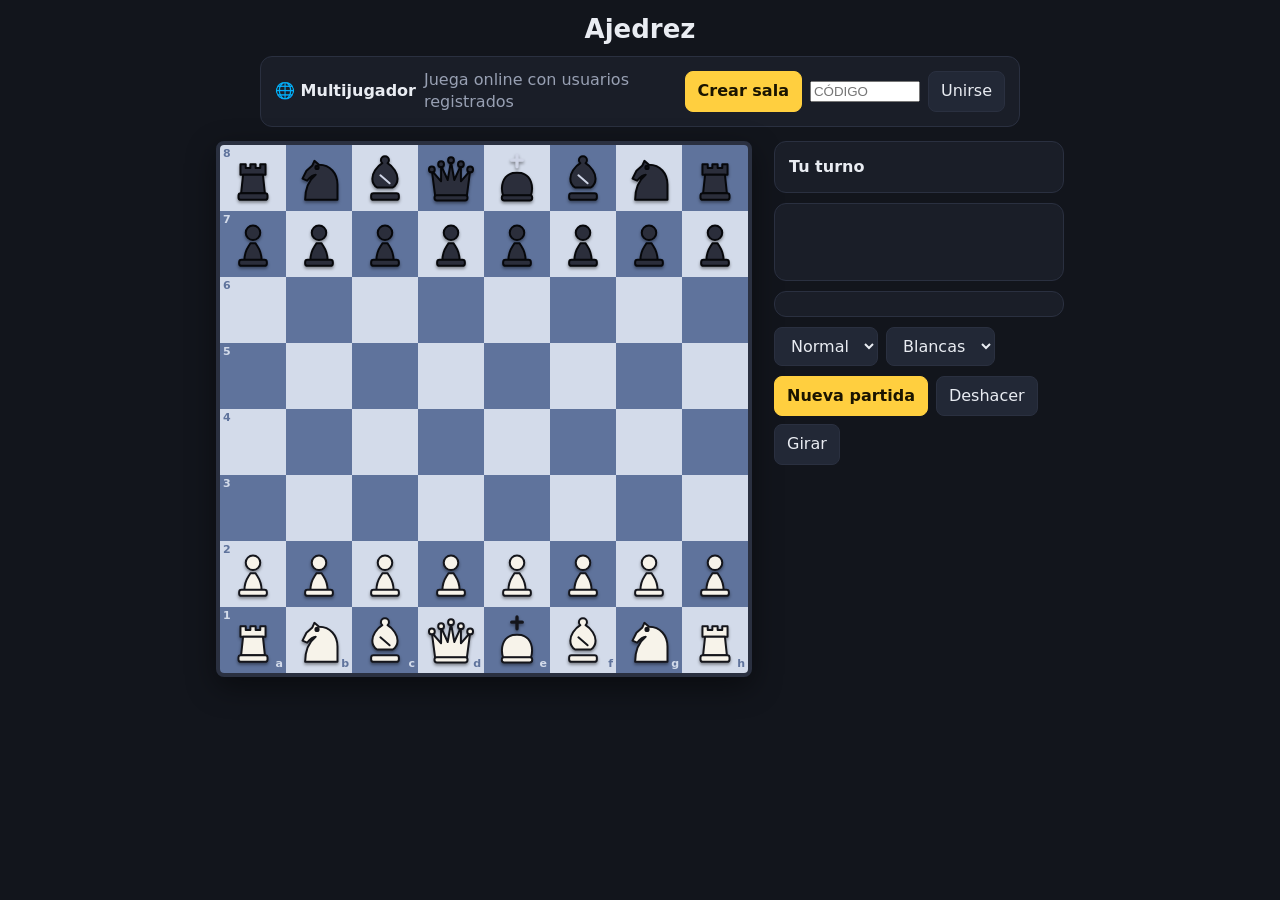
<file: ajedrez.html>
<!DOCTYPE html>
<html lang="es"><head><meta charset="UTF-8"><meta name="viewport" content="width=device-width,initial-scale=1">
<title>Ajedrez</title><link rel="stylesheet" href="juegos.css"></head>
<body>
<h1>Ajedrez</h1>
<div class="game">
  <div class="bd" id="bd"></div>
  <aside class="side">
    <div class="card" id="st"></div>
    <div class="card"><div class="cap" id="c1"></div><div class="cap" id="c2"></div></div>
    <div class="card"><ol class="mvl" id="ml"></ol></div>
    <div class="row">
      <select id="lv"><option value="1">Fácil</option><option value="2" selected>Normal</option><option value="3">Difícil</option></select>
      <select id="cl"><option value="1">Blancas</option><option value="0">Negras</option></select>
    </div>
    <div class="row"><button class="pri" id="nw">Nueva partida</button><button id="un">Deshacer</button><button id="fl">Girar</button></div>
  </aside>
</div>
<div class="ov" id="ov"><div class="card" id="pr"></div></div>
<script src="multiplayer.js"></script>
<script>
const $=id=>document.getElementById(id);
const PS={
 p:'<circle cx="22.5" cy="14" r="5.5"/><path d="M16 35c0-8 3-10 4.5-13h4c1.500 3 4.500 5 4.500 13z"/><rect x="12" y="34.500" width="21" height="4.500" rx="1.800"/>',
 r:'<path d="M13 20v-8h4v3h3.500v-3h4v3H28v-3h4v8z"/><path d="M15 20l-1.500 14h18L30 20z"/><rect x="11.500" y="34" width="22" height="5" rx="1.800"/>',
 n:'<path d="M12 39c0-10 3-15 8-19-2 0-4 1.500-6.500 4.500l-3.500-1.500 3-6 4.500-4 1.500-3.500 3.500 3c8.500 0 14 6.500 14 15V39z"/><circle cx="21" cy="14.500" r="1.200" style="fill:#14151b"/>',
 b:'<path d="M22.500 6c1.700 0 3 1.300 3 3 0 1-.4 1.700-1.100 2.300 4.600 2.700 7.600 7.600 7.600 11.700 0 3.200-1.500 5.300-3.600 6.700H16.500c-2.100-1.400-3.600-3.500-3.600-6.700 0-4.100 3-9 7.600-11.700-.7-.6-1.100-1.300-1.100-2.300 0-1.700 1.300-3 3-3z"/><path class="ln" d="M19 20.500l7 6"/><rect x="12" y="34" width="21" height="5" rx="1.800"/>',
 q:'<path d="M10.500 36L8 17l7 8V13l5 11 2.500-14 2.500 14 5-11v12l7-8-2.500 19z"/><circle cx="8" cy="16" r="2.200"/><circle cx="15" cy="12" r="2.200"/><circle cx="22.500" cy="9" r="2.200"/><circle cx="30" cy="12" r="2.200"/><circle cx="37" cy="16" r="2.200"/><rect x="10" y="35.500" width="25" height="4" rx="1.800"/>',
 k:'<path class="ln" d="M22.500 5v9M18.500 9h8" style="stroke-width:2.500"/><path d="M12 36c-2.500-8 .5-14.500 5-16.500 1.500-.8 3-.9 5.500-.9s4 .1 5.500.9c4.500 2 7.500 8.500 5 16.500z"/><rect x="11" y="35.500" width="23" height="4" rx="1.800"/>'};
const pz=(p,c)=>`<svg viewBox="0 0 45 45" class="pz ${p<'a'?'pw':'pb'} ${c||''}">${PS[p.toLowerCase()]}</svg>`;
const isW=p=>p<'a',VAL={p:100,n:320,b:330,r:500,q:900,k:0};
const N=[[1,2],[2,1],[-1,2],[-2,1],[1,-2],[2,-1],[-1,-2],[-2,-1]],KD=[[1,0],[-1,0],[0,1],[0,-1],[1,1],[1,-1],[-1,1],[-1,-1]];
const sqn=i=>'abcdefgh'[i%8]+(8-(i>>3));

/* ---------- Motor ---------- */
function atk(b,sq,byW){const x=sq%8,y=sq>>3,g=(a,c)=>a>=0&&a<8&&c>=0&&c<8?b[c*8+a]:'-',d=byW?1:-1;
  if(g(x-1,y+d)==(byW?'P':'p')||g(x+1,y+d)==(byW?'P':'p'))return 1;
  for(const[a,c]of N)if(g(x+a,y+c)==(byW?'N':'n'))return 1;
  for(const[a,c]of KD)if(g(x+a,y+c)==(byW?'K':'k'))return 1;
  const R=byW?'R':'r',Q=byW?'Q':'q',B=byW?'B':'b';
  for(let i=0;i<8;i++){const[a,c]=KD[i];let k=1,q;while((q=g(x+a*k,y+c*k))==='')k++;if(q===Q||q===(i<4?R:B))return 1}
  return 0}
function gen(s,caps){const{b,w}=s,o=[];
  for(let i=0;i<64;i++){const p=b[i];if(!p||isW(p)!==w)continue;const x=i%8,y=i>>3,t=p.toLowerCase();
    const mv=(j,e)=>o.push(Object.assign({f:i,t:j,x:b[j],pc:p},e));
    if(t=='p'){const d=w?-1:1,y1=y+d;
      const pm=(j,e)=>{if((j>>3)==(w?0:7))for(const r of'qrbn')mv(j,Object.assign({pr:w?r.toUpperCase():r},e));else mv(j,e)};
      if(!caps&&!b[y1*8+x]){pm(y1*8+x);if(y==(w?6:1)&&!b[(y1+d)*8+x])mv((y1+d)*8+x,{dp:1})}
      for(const e of[-1,1]){const a=x+e;if(a<0||a>7)continue;const j=y1*8+a,q=b[j];
        if(q&&isW(q)!==w)pm(j);else if(j==s.ep)mv(j,{ep:1,x:w?'p':'P'})}}
    else if(t=='n'||t=='k'){
      for(const[a,c]of t=='n'?N:KD){const X=x+a,Y=y+c;if(X<0||X>7||Y<0||Y>7)continue;const j=Y*8+X,q=b[j];if(q&&isW(q)===w)continue;if(q||!caps)mv(j)}
      if(t=='k'&&!caps&&i==(w?60:4)&&!atk(b,i,!w)){
        if(s.c.includes(w?'K':'k')&&!b[i+1]&&!b[i+2]&&b[i+3]==(w?'R':'r')&&!atk(b,i+1,!w)&&!atk(b,i+2,!w))mv(i+2,{ca:1});
        if(s.c.includes(w?'Q':'q')&&!b[i-1]&&!b[i-2]&&!b[i-3]&&b[i-4]==(w?'R':'r')&&!atk(b,i-1,!w)&&!atk(b,i-2,!w))mv(i-2,{ca:1})}}
    else for(let n=t=='b'?4:0;n<(t=='r'?4:8);n++){const[a,c]=KD[n];
      for(let k=1;;k++){const X=x+a*k,Y=y+c*k;if(X<0||X>7||Y<0||Y>7)break;const j=Y*8+X,q=b[j];
        if(q){if(isW(q)!==w)mv(j);break}if(!caps)mv(j)}}}
  return o}
function make(s,m){const b=s.b.slice(),w=s.w;b[m.t]=m.pr||m.pc;b[m.f]='';
  if(m.ep)b[m.t+(w?8:-8)]='';
  if(m.ca){const r=m.t>m.f?[m.t+1,m.t-1]:[m.t-2,m.t+1];b[r[1]]=b[r[0]];b[r[0]]=''}
  let c=s.c;if(c)for(const[q,h]of[[60,'K'],[60,'Q'],[4,'k'],[4,'q'],[63,'K'],[56,'Q'],[7,'k'],[0,'q']])if(m.f==q||m.t==q)c=c.replace(h,'');
  return{b,w:!w,c,ep:m.dp?(m.f+m.t)/2:-1,hm:(m.pc.toLowerCase()=='p'||m.x)?0:s.hm+1}}
const ksq=(b,w)=>b.indexOf(w?'K':'k'),inChk=s=>atk(s.b,ksq(s.b,s.w),!s.w);
const legal=s=>gen(s).filter(m=>{const n=make(s,m);return !atk(n.b,ksq(n.b,s.w),!s.w)});
function ev(s){let v=0;
  for(let i=0;i<64;i++){const p=s.b[i];if(!p)continue;const t=p.toLowerCase(),w=isW(p),x=i%8,r=i>>3,yr=w?7-r:r,cx=3.5-Math.abs(x-3.5),cy=3.5-Math.abs(r-3.5);
    let e=VAL[t];
    if(t=='p')e+=(yr-1)*7+(x==3||x==4?6:0)+(yr>=5?(yr-4)*10:0);
    else if(t=='n'||t=='b')e+=(cx+cy)*5-(yr==0?8:0);
    else if(t=='r')e+=yr==6?15:0;
    else if(t=='q')e+=(cx+cy)*1.5;
    else e+=yr==0?(x==1||x==2||x==6?20:8):-yr*6;
    v+=w?e:-e}
  return s.w?v:-v}
const sc=m=>(m.x?VAL[m.x.toLowerCase()]*10-VAL[m.pc.toLowerCase()]/10:0)+(m.pr?800:0),ord=(a,b)=>sc(b)-sc(a);
let nodes,dl,stop;
function qs(s,al,be,d){const st=ev(s);if(st>=be)return st;if(st>al)al=st;if(d<=0)return st;
  for(const m of gen(s,1).sort(ord)){const n=make(s,m);if(atk(n.b,ksq(n.b,s.w),!s.w))continue;const v=-qs(n,-be,-al,d-1);if(v>=be)return v;if(v>al)al=v}
  return al}
function ng(s,d,al,be,ply){if(++nodes%1024==0&&Date.now()>dl)stop=1;if(stop)return 0;if(d<=0)return qs(s,al,be,4);
  let any=0,best=-1e9;
  for(const m of gen(s).sort(ord)){const n=make(s,m);if(atk(n.b,ksq(n.b,s.w),!s.w))continue;any=1;
    const v=-ng(n,d-1,-be,-al,ply+1);if(stop)return 0;if(v>best){best=v;if(v>al)al=v}if(al>=be)break}
  return any?best:inChk(s)?-1e5+ply:0}
function think(s,lv){const ms=legal(s);let bm=ms[Math.random()*ms.length|0];
  if(lv==1){let bs=-1e9;for(const m of ms){const v=-qs(make(s,m),-1e9,1e9,0)+Math.random()*140;if(v>bs){bs=v;bm=m}}return bm}
  dl=Date.now()+(lv==2?900:2400);stop=0;nodes=0;ms.sort(ord);
  for(let d=1;d<=(lv==2?3:6);d++){let bs=-1e9,cb=null;
    for(const m of ms){const v=-ng(make(s,m),d-1,-1e9,1e9,1)+Math.random()*3;if(stop)break;if(v>bs){bs=v;cb=m}}
    if(stop)break;bm=cb;ms.splice(ms.indexOf(cb),1);ms.unshift(cb);if(bs>9e4)break}
  return bm}

/* ---------- Partida ---------- */
let S,hist,keys,human,flip,sel,LM,last,over,fl,MP;
const key=s=>s.b.join('.')+s.w+s.c+s.ep;
const insuf=b=>{const r=b.filter(p=>p&&p.toLowerCase()!='k');return !r.length||(r.length==1&&'nb'.includes(r[0].toLowerCase()))};
function san(s,m){const p=m.pc.toUpperCase(),n=make(s,m),cap=m.x||m.ep;let r;
  if(m.ca)r=m.t>m.f?'O-O':'O-O-O';
  else if(p=='P')r=(cap?'abcdefgh'[m.f%8]+'x':'')+sqn(m.t)+(m.pr?'='+m.pr.toUpperCase():'');
  else{let d='';const o=legal(s).filter(q=>q.t==m.t&&q.pc==m.pc&&q.f!=m.f);
    if(o.length)d=o.every(q=>q.f%8!=m.f%8)?'abcdefgh'[m.f%8]:o.every(q=>(q.f>>3)!=(m.f>>3))?8-(m.f>>3):sqn(m.f);
    r=p+d+(cap?'x':'')+sqn(m.t)}
  return r+(inChk(n)?(legal(n).length?'+':'#'):'')}
function play(m){if(MP?.active&&!MP.isMyTurn())return;hist.push({s:S,t:san(S,m),l:last});fl=[m.f,m.t];S=make(S,m);last=[m.f,m.t];sel=-1;
  const k=key(S);keys[k]=(keys[k]||0)+1;after();if(MP?.active)MP.publish()}
function after(){LM=legal(S);over=0;const c=inChk(S);let msg;
  if(!LM.length){over=1;msg=c?(S.w===human?'Jaque mate. Has perdido.':'¡Jaque mate! Has ganado.'):'Tablas por rey ahogado.'}
  else if(S.hm>=100){over=1;msg='Tablas: 50 movimientos sin captura ni peón.'}
  else if(keys[key(S)]>=3){over=1;msg='Tablas por triple repetición.'}
  else if(insuf(S.b)){over=1;msg='Tablas por material insuficiente.'}
  if(over&&c&&S.w!==human){const lv=+$('lv').value;try{parent.postMessage({type:'score',score:Math.max(100,Math.round((3000-hist.length*15)*[0,1,1.5,2][lv]))},'*')}catch(_){}}
  $('st').textContent=over?msg:(c?'¡Jaque! ':'')+(S.w===human?'Tu turno':(MP?.active?'Turno del rival':'La máquina está pensando…'));
  render();
  if(!over&&!MP?.active&&S.w!==human)setTimeout(()=>{if(S.w!==human&&!over)play(think(S,+$('lv').value))},120)}
function tap(i){if(over||(MP?.active?!MP.isMyTurn():S.w!==human))return;
  const ms=LM.filter(m=>m.f==sel&&m.t==i);
  if(ms.length==1)return play(ms[0]);
  if(ms.length>1){const pr=$('pr');pr.innerHTML='';for(const m of ms){const b=document.createElement('button');b.innerHTML=pz(m.pr);b.onclick=()=>{$('ov').classList.remove('on');play(m)};pr.appendChild(b)}$('ov').classList.add('on');return}
  sel=S.b[i]&&isW(S.b[i])===human?i:-1;render()}
function render(){const bd=$('bd');bd.innerHTML='';const tm=LM.filter(m=>m.f==sel),ck=inChk(S)?ksq(S.b,S.w):-1,els={};
  for(let d=0;d<64;d++){const i=flip?63-d:d,x=i%8,y=i>>3,p=S.b[i],c=document.createElement('div'),mm=tm.find(m=>m.t==i);
    c.className='sq '+((x+y)%2?'d':'l')+(i==sel?' sel':'')+(last&&(i==last[0]||i==last[1])?' lm':'')+(i==ck?' chk':'')+(mm?' mv'+(mm.x?' cap':''):'');
    c.innerHTML=(d>55?`<span class="co f">${'abcdefgh'[x]}</span>`:'')+(d%8==0?`<span class="co r">${8-y}</span>`:'')+(p?pz(p):'');
    c.onclick=()=>tap(i);bd.appendChild(c);els[i]=c}
  if(fl){const a=els[fl[1]].querySelector('svg'),dc=n=>flip?7-n%8:n%8,dr=n=>flip?7-(n>>3):n>>3;
    if(a){a.style.transform=`translate(${(dc(fl[0])-dc(fl[1]))*100}%,${(dr(fl[0])-dr(fl[1]))*100}%)`;a.getBoundingClientRect();a.style.transition='transform .22s ease-out';a.style.transform='none'}fl=null}
  // capturas y notación
  const cnt={},start={p:8,n:2,b:2,r:2,q:1};for(const p of S.b)if(p&&p.toLowerCase()!='k')cnt[p]=(cnt[p]||0)+1;
  let mat=0,row=[[],[]];
  for(const t in start)for(const w of[1,0]){const ch=w?t.toUpperCase():t,m=start[t]-(cnt[ch]||0);for(let k=0;k<m;k++)row[w?1:0].push(pz(w?t.toUpperCase():t));mat+=(w?-1:1)*m*VAL[t]}
  // row[1]: blancas perdidas (capturadas por negras), row[0]: negras perdidas
  const whiteUp=mat>0;$('c1').innerHTML=row[0].join('')+(whiteUp?`<b>+${mat/100}</b>`:'');$('c2').innerHTML=row[1].join('')+(!whiteUp&&mat<0?`<b>+${-mat/100}</b>`:'');
  $('ml').innerHTML=hist.map((h,n)=>n%2?`<span>${h.t}</span>`:`<i>${n/2+1}.</i><span>${h.t}</span>`).join('');$('ml').scrollTop=1e5}
function undo(){if(S.w!==human||!hist.length)return;
  do{const h=hist.pop();S=h.s;last=h.l}while(hist.length&&S.w!==human);
  keys={};for(const h of hist)keys[key(h.s)]=(keys[key(h.s)]||0)+1;keys[key(S)]=(keys[key(S)]||0)+1;sel=-1;fl=null;after()}
function nw(){S={b:('rnbqkbnrpppppppp'+'.'.repeat(32)+'PPPPPPPPRNBQKBNR').split('').map(c=>c=='.'?'':c),w:true,c:'KQkq',ep:-1,hm:0};
  hist=[];keys={};keys[key(S)]=1;human=$('cl').value=='1';flip=!human;sel=-1;last=null;fl=null;after()}
$('nw').onclick=nw;$('un').onclick=undo;$('fl').onclick=()=>{flip=!flip;fl=null;render()};$('cl').onchange=nw;
nw();
MP=installMultiplayer({
  game:"ajedrez",capacity:()=>2,
  getState:()=>({S,hist,keys,last}),
  setState:d=>{S=d.S;hist=d.hist||[];keys=d.keys||{};last=d.last||null;human=MP.seat===0;flip=MP.seat===1;sel=-1;fl=null;after()},
  getTurn:()=>S.w?0:1,isOver:()=>over,
  onMode:seat=>{human=seat===0;flip=seat===1;sel=-1;$('nw').disabled=true;$('cl').disabled=true;$('un').disabled=true;after()},
  onLeave:()=>{$('nw').disabled=false;$('cl').disabled=false;$('un').disabled=false;nw()}
});
</script></body></html>
</file>
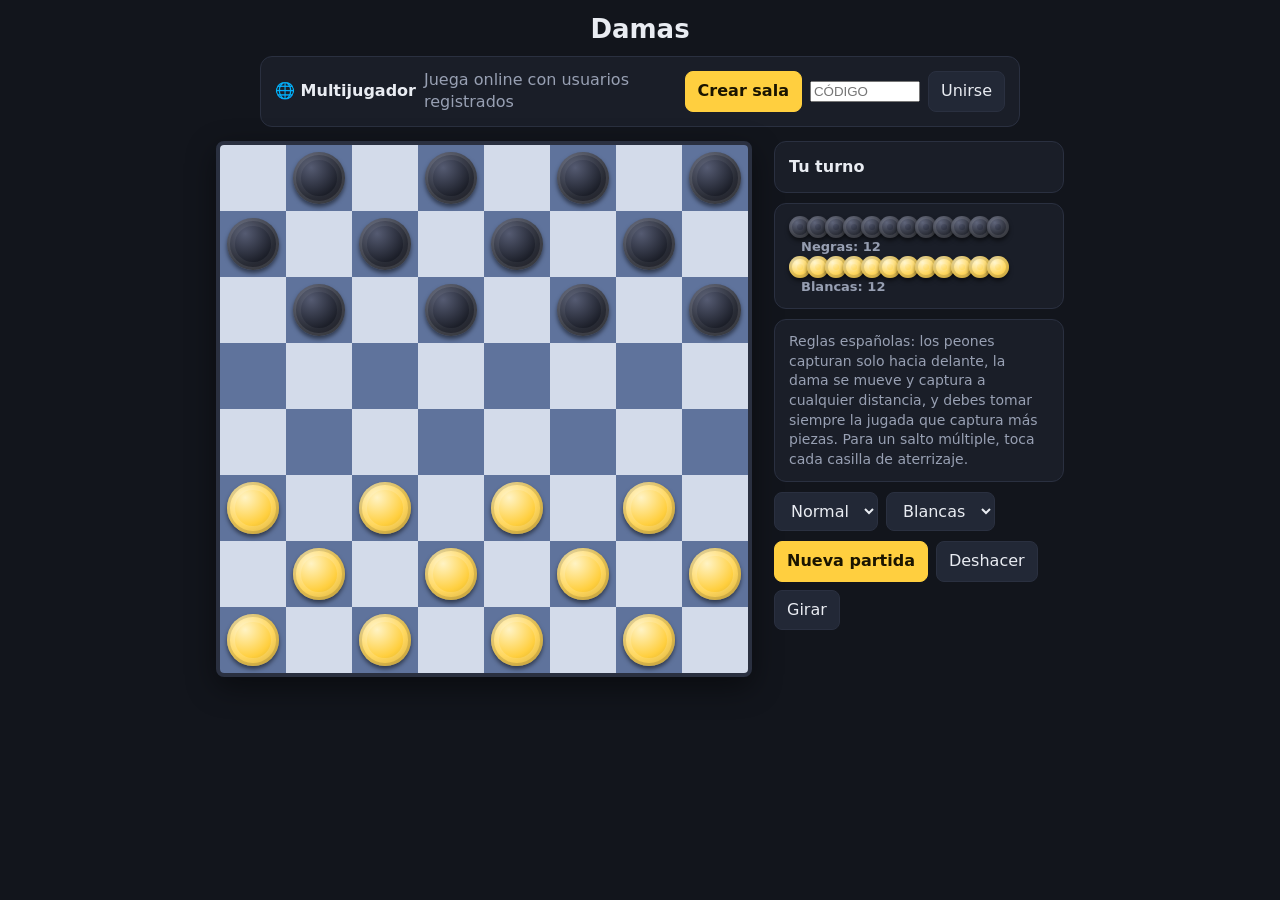
<file: damas.html>
<!DOCTYPE html>
<html lang="es"><head><meta charset="UTF-8"><meta name="viewport" content="width=device-width,initial-scale=1">
<title>Damas</title><link rel="stylesheet" href="juegos.css"></head>
<body>
<h1>Damas</h1>
<div class="game">
  <div class="bd" id="bd"></div>
  <aside class="side">
    <div class="card" id="st"></div>
    <div class="card"><div class="cap" id="c1"></div><div class="cap" id="c2"></div></div>
    <div class="card" style="font-size:14px;color:#98a0b3">Reglas españolas: los peones capturan solo hacia delante, la dama se mueve y captura a cualquier distancia, y debes tomar siempre la jugada que captura más piezas. Para un salto múltiple, toca cada casilla de aterrizaje.</div>
    <div class="row">
      <select id="lv"><option value="1">Fácil</option><option value="2" selected>Normal</option><option value="3">Difícil</option></select>
      <select id="cl"><option value="1">Blancas</option><option value="0">Negras</option></select>
    </div>
    <div class="row"><button class="pri" id="nw">Nueva partida</button><button id="un">Deshacer</button><button id="fl">Girar</button></div>
  </aside>
</div>
<script src="multiplayer.js"></script>
<script>
const $=id=>document.getElementById(id);
const CROWN='<svg viewBox="0 0 24 24"><path d="M3 19 1.500 7l6 5L12 4l4.500 8 6-5L21 19z"/></svg>';
const D4=[[-1,-1],[1,-1],[-1,1],[1,1]],inb=(x,y)=>x>=0&&x<8&&y>=0&&y<8,own=(p,w)=>p&&(p.toLowerCase()=='w')===w,king=p=>p<'a';
/* w/b = peón blanco/negro, W/B = dama. Blancas suben (y decrece). */
function seqs(b0,i,w){const out=[],p=b0[i],K=king(p),b=b0.slice();b[i]='';
  (function rec(pos,path,cp){let any=0;
    for(const[dx,dy]of D4){if(!K&&dy!=(w?-1:1))continue;
      let x=pos%8+dx,y=(pos>>3)+dy;
      if(K)while(inb(x,y)&&!b[y*8+x]){x+=dx;y+=dy}
      if(!inb(x,y))continue;const e=y*8+x,q=b[e];
      if(!q||own(q,w)||cp.includes(e))continue;
      let lx=x+dx,ly=y+dy;
      while(inb(lx,ly)&&!b[ly*8+lx]){any=1;rec(ly*8+lx,[...path,ly*8+lx],[...cp,e]);if(!K)break;lx+=dx;ly+=dy}}
    if(!any&&path.length)out.push({f:i,t:pos,path,cp})})(i,[],[]);
  return out}
function moves(b,w){let caps=[],sim=[];
  for(let i=0;i<64;i++){const p=b[i];if(!own(p,w))continue;caps.push(...seqs(b,i,w));
    for(const[dx,dy]of D4){if(!king(p)&&dy!=(w?-1:1))continue;let x=i%8+dx,y=(i>>3)+dy;
      while(inb(x,y)&&!b[y*8+x]){sim.push({f:i,t:y*8+x,path:[y*8+x],cp:[]});if(!king(p))break;x+=dx;y+=dy}}}
  if(caps.length){const m=Math.max(...caps.map(c=>c.cp.length));return caps.filter(c=>c.cp.length==m)}
  return sim}
function apply(b,m){const n=b.slice(),p=n[m.f];n[m.f]='';for(const c of m.cp)n[c]='';
  n[m.t]=(p=='w'&&m.t<8)?'W':(p=='b'&&m.t>55)?'B':p;return n}
/* ---------- IA ---------- */
function ev(b){let v=0;for(let i=0;i<64;i++){const p=b[i];if(!p)continue;const w=p.toLowerCase()=='w',y=i>>3,x=i%8;
  let e=p<'a'?320:100+(w?7-y:y)*4+(x>1&&x<6?3:0);if(!king(p)&&(w?y==7:y==0))e+=6;
  if(king(p))e+=(3.5-Math.abs(x-3.5)+3.5-Math.abs(y-3.5))*2;v+=w?e:-e}return v}
let dl,stop,nodes;
function se(b,d,al,be,w){if(++nodes%512==0&&Date.now()>dl)stop=1;if(stop)return 0;
  const ms=moves(b,w);if(!ms.length)return w?-1e5-d:1e5+d;if(!d)return ev(b);
  let best=w?-1e9:1e9;
  for(const m of ms){const v=se(apply(b,m),d-1,al,be,!w);if(stop)return 0;
    if(w){best=Math.max(best,v);al=Math.max(al,v)}else{best=Math.min(best,v);be=Math.min(be,v)}if(be<=al)break}
  return best}
function think(b,w,lv){const ms=moves(b,w);if(ms.length==1)return ms[0];
  if(lv==1){let bs=w?-1e9:1e9,bm=ms[0];for(const m of ms){const v=ev(apply(b,m))+(Math.random()-.5)*160;if(w?v>bs:v<bs){bs=v;bm=m}}return bm}
  dl=Date.now()+(lv==2?600:1800);stop=0;nodes=0;let bm=ms[0];
  for(let d=1;d<=(lv==2?6:12);d++){let bs=w?-1e9:1e9,cb=null;
    for(const m of ms.slice().sort(()=>Math.random()-.5)){const v=se(apply(b,m),d-1,-1e9,1e9,!w);if(stop)break;if(w?v>bs:v<bs){bs=v;cb=m}}
    if(stop)break;bm=cb;ms.splice(ms.indexOf(cb),1);ms.unshift(cb);if(Math.abs(bs)>9e4)break}
  return bm}
/* ---------- Partida ---------- */
let B,W,hist,human,flip,sel,trail,LM,last,over,fl,hm,MP;
function after(){LM=moves(B,W);over=0;const hw=W===human;
  if(!LM.length){over=1;$('st').textContent=hw?'No tienes movimientos. Has perdido.':'¡Has ganado!';
    if(!hw)try{parent.postMessage({type:'score',score:Math.max(100,Math.round((2000-hist.length*10)*[0,1,1.5,2][+$('lv').value]))},'*')}catch(_){}}
  else if(hm>=40){over=1;$('st').textContent='Tablas: 20 jugadas de damas sin capturas ni peones.'}
  else $('st').textContent=hw?(LM[0].cp.length?'Tu turno: captura obligatoria':'Tu turno'):(MP?.active?'Turno del rival':'La máquina está pensando…');
  render();if(!over&&!MP?.active&&!hw)setTimeout(()=>{if(W!==human&&!over)play(think(B,W,+$('lv').value))},350)}
function play(m){if(MP?.active&&!MP.isMyTurn())return;const p=B[m.f];hist.push({B,W,l:last,hm});fl=[m.f,m.t];hm=(m.cp.length||!king(p))?0:hm+1;
  B=apply(B,m);last=[m.f,m.t];W=!W;sel=-1;trail=[];after();if(MP?.active)MP.publish()}
function tap(i){if(over||(MP?.active?!MP.isMyTurn():W!==human))return;
  if(sel>=0){const nt=[...trail,i],c=LM.filter(m=>m.f==sel&&nt.every((q,k)=>m_p(m,k)==q));
    if(c.length){trail=nt;const done=c.find(m=>m.path.length==nt.length);if(done)return play(done);render();return}}
  const p=B[i];if(p&&own(p,human)&&LM.some(m=>m.f==i)){sel=i;trail=[]}else{sel=-1;trail=[]}render()}
const m_p=(m,k)=>m.path[k];
function render(){const bd=$('bd');bd.innerHTML='';const els={};
  const nxt=sel>=0?LM.filter(m=>m.f==sel&&trail.every((q,k)=>m.path[k]==q)).map(m=>m.path[trail.length]):[];
  for(let d=0;d<64;d++){const i=flip?63-d:d,x=i%8,y=i>>3,p=B[i],c=document.createElement('div');
    c.className='sq '+((x+y)%2?'d':'l')+(i==sel?' sel':'')+(last&&(i==last[0]||i==last[1])?' lm':'')+(trail.includes(i)?' tr':'')+(nxt.includes(i)?' mv':'');
    if(p)c.innerHTML=`<div class="pc ${p.toLowerCase()}">${king(p)?CROWN:''}</div>`;
    c.onclick=()=>tap(i);bd.appendChild(c);els[i]=c}
  if(fl){const a=els[fl[1]].firstChild,dc=n=>flip?7-n%8:n%8,dr=n=>flip?7-(n>>3):n>>3;
    if(a){a.style.transform=`translate(${(dc(fl[0])-dc(fl[1]))*128}%,${(dr(fl[0])-dr(fl[1]))*128}%)`;a.getBoundingClientRect();a.style.transition='transform .25s ease-out';a.style.transform='none'}fl=null}
  const n={w:0,b:0};for(const p of B)if(p)n[p.toLowerCase()]++;
  const pc=(c,k)=>`<div class="pc ${c}" style="width:22px;height:22px;margin-right:-4px"></div>`.repeat(k);
  $('c1').innerHTML=pc('b',n.b)+`<b>Negras: ${n.b}</b>`;$('c2').innerHTML=pc('w',n.w)+`<b>Blancas: ${n.w}</b>`}
function undo(){if(W!==human||!hist.length)return;
  do{const h=hist.pop();B=h.B;W=h.W;last=h.l;hm=h.hm}while(hist.length&&W!==human);sel=-1;trail=[];fl=null;after()}
function nw(){B=Array(64).fill('');for(let i=0;i<64;i++){if((i%8+(i>>3))%2==0)continue;const y=i>>3;if(y<3)B[i]='b';if(y>4)B[i]='w'}
  W=true;hist=[];hm=0;human=$('cl').value=='1';flip=!human;sel=-1;trail=[];last=null;fl=null;after()}
$('nw').onclick=nw;$('un').onclick=undo;$('fl').onclick=()=>{flip=!flip;fl=null;render()};$('cl').onchange=nw;
nw();
MP=installMultiplayer({
  game:"damas",capacity:()=>2,
  getState:()=>({B,W,hist,last,hm}),
  setState:d=>{B=d.B;W=d.W;hist=d.hist||[];last=d.last||null;hm=d.hm||0;human=MP.seat===0;flip=MP.seat===1;sel=-1;trail=[];after()},
  getTurn:()=>W?0:1,isOver:()=>over,
  onMode:seat=>{human=seat===0;flip=seat===1;sel=-1;trail=[];$('nw').disabled=true;$('cl').disabled=true;$('un').disabled=true;after()},
  onLeave:()=>{$('nw').disabled=false;$('cl').disabled=false;$('un').disabled=false;nw()}
});
</script></body></html>
</file>
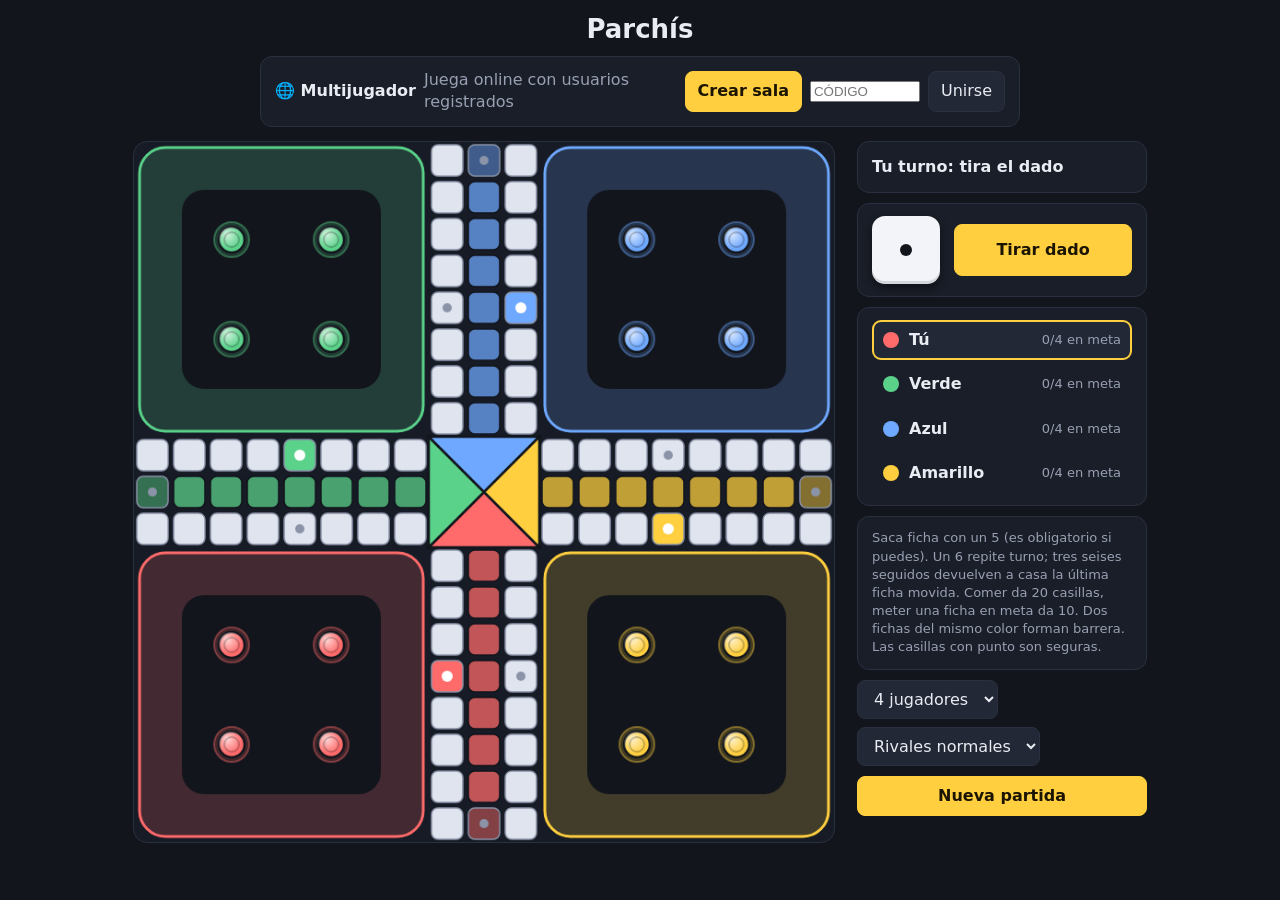
<file: parchis.html>
<!DOCTYPE html>
<html lang="es"><head><meta charset="UTF-8"><meta name="viewport" content="width=device-width,initial-scale=1">
<title>Parchís</title><link rel="stylesheet" href="juegos.css">
<style>
canvas{width:min(96vw,78vh,760px);height:auto;border-radius:14px;background:#171b25;border:1px solid #2a3040;touch-action:manipulation;cursor:pointer}
.die{width:68px;height:68px;padding:10px;background:#f2f4f9;border-radius:13px;display:grid;grid:repeat(3,1fr)/repeat(3,1fr);box-shadow:0 4px 10px rgba(0,0,0,.45),inset 0 -3px 0 rgba(0,0,0,.12)}
.die span{width:12px;height:12px;border-radius:50%;margin:auto}.die .on{background:#12151c}
.pl{display:flex;align-items:center;gap:10px;padding:7px 9px;border-radius:9px;border:2px solid transparent}.pl.on{border-color:var(--ac);background:#222836}
.pl i{width:16px;height:16px;border-radius:50%;flex:none}.pl span{margin-left:auto;color:#98a0b3;font-size:13px}
</style></head>
<body>
<h1>Parchís</h1>
<div class="game">
  <canvas id="cv" width="760" height="760"></canvas>
  <aside class="side">
    <div class="card" id="st"></div>
    <div class="card row" style="align-items:center;gap:14px"><div class="die" id="die"></div><button class="pri" id="rl" style="flex:1;padding:14px">Tirar dado</button></div>
    <div class="card" id="pl" style="display:flex;flex-direction:column;gap:4px"></div>
    <div class="card" style="font-size:13px;color:#98a0b3">Saca ficha con un 5 (es obligatorio si puedes). Un 6 repite turno; tres seises seguidos devuelven a casa la última ficha movida. Comer da 20 casillas, meter una ficha en meta da 10. Dos fichas del mismo color forman barrera. Las casillas con punto son seguras.</div>
    <div class="row">
      <select id="np"><option value="4">4 jugadores</option><option value="2">2 jugadores</option></select>
      <select id="lv"><option value="1">Rivales fáciles</option><option value="2" selected>Rivales normales</option></select>
    </div>
    <button class="pri" id="nw">Nueva partida</button>
  </aside>
</div>
<script src="multiplayer.js"></script>
<script>
const $=id=>document.getElementById(id),cv=$('cv'),g=cv.getContext('2d'),CS=40,W=760;
const COL=[{n:'Rojo',c:'#ff6b6b'},{n:'Verde',c:'#5ad28a'},{n:'Azul',c:'#6ea8ff'},{n:'Amarillo',c:'#ffcf3f'}];
/* Rojo abajo (tú), Verde izquierda, Azul arriba, Amarillo derecha. Circuito de 68 casillas en sentido horario. */
const ST=[47,64,13,30],EN=[42,59,8,25],DR=[[0,-1],[1,0],[0,1],[-1,0]],BC=[[3.5,14.5],[3.5,3.5],[14.5,3.5],[14.5,14.5]];
const SAFE=[3,8,13,20,25,30,37,42,47,54,59,64];
let P,cur,ph,pend,six,sixes,ok,lastP,over,ACT,MP;
function ring(i){i=(i%68+68)%68;
  if(i<8)return[8,7-i];if(i==8)return[9,0];if(i<17)return[10,i-9];
  if(i<25)return[11+i-17,8];if(i==25)return[18,9];if(i<34)return[18-(i-26),10];
  if(i<42)return[10,11+i-34];if(i==42)return[9,18];if(i<51)return[8,18-(i-43)];
  if(i<59)return[7-(i-51),10];if(i==59)return[0,9];return[i-60,8]}
function pos(c,s,k){
  if(s<0){const[x,y]=BC[c];return[x+(k%2?1.35:-1.35),y+(k>1?1.35:-1.35)]}
  if(s<=63)return ring(ST[c]+s);
  const[tx,ty]=ring(EN[c]),d=DR[c];
  if(s<=70)return[tx+d[0]*(s-63),ty+d[1]*(s-63)];
  const o=(k-1.5)*.3;return[9-d[0]*.5-d[1]*o,9-d[1]*.5+d[0]*o]}
const px=(x,y)=>[(x+.5)*CS,(y+.5)*CS];
const at=a=>{const o=[];for(const c of ACT)for(let k=0;k<4;k++){const s=P[c][k];if(s>=0&&s<=63&&(ST[c]+s)%68==a)o.push({c,k})}return o};
const barrier=a=>{const l=at(a);return l.length==2&&l[0].c==l[1].c};
function tgt(c,k,r){const s=P[c][k];let t;
  if(s<0){if(r!=5)return null;t=0}else{t=s+r;if(t>71)return null}
  for(let j=s+1;j<=Math.min(t,63);j++){const a=(ST[c]+j)%68;if(j<t?barrier(a):at(a).length>=2)return null}
  return t}
function legal(c,r){let m=[0,1,2,3].filter(k=>tgt(c,k,r)!==null);if(r==5){const e=m.filter(k=>P[c][k]<0);if(e.length)m=e}return m}
function danger(c,a){let n=0;for(const e of ACT)if(e!=c)for(let k=0;k<4;k++){const s=P[e][k];if(s<0||s>63)continue;const d=(a-(ST[e]+s)%68+68)%68;if(d>=1&&d<=6)n++}return n}
function val(c,k){const s=P[c][k],t=tgt(c,k,pend);let v=t*.4+(s<0?55:0);
  if(t==71)v+=90;else if(t>=64)v+=30;
  if(t<=63){const a=(ST[c]+t)%68,en=at(a).filter(x=>x.c!=c);
    if(en.length==1&&(!SAFE.includes(a)||t==0))v+=110;
    if(SAFE.includes(a))v+=25;else v-=danger(c,a)*12;
    if(at(a).some(x=>x.c==c))v+=8}
  if(s>=0&&s<=63){const a0=(ST[c]+s)%68;if(!SAFE.includes(a0))v+=danger(c,a0)*10}
  return v+Math.random()*4}
/* ---------- Flujo ---------- */
const msg=t=>$('st').textContent=t;
const PIP={1:[4],2:[0,8],3:[0,4,8],4:[0,2,6,8],5:[0,2,4,6,8],6:[0,2,3,5,6,8]};
const face=v=>$('die').innerHTML=Array.from({length:9},(_,i)=>`<span class="${PIP[v].includes(i)?'on':''}"></span>`).join('');
function players(){$('pl').innerHTML=ACT.map(c=>`<div class="pl ${c==cur&&!over?'on':''}"><i style="background:${COL[c].c}"></i><b>${c==0?'Tú':COL[c].n}</b><span>${P[c].filter(s=>s==71).length}/4 en meta</span></div>`).join('')}
function turn(){ph='roll';ok=[];players();$('rl').disabled=MP?.active?!MP.isMyTurn():cur!=0;
  if(MP?.active){msg(MP.isMyTurn()?'Tu turno: tira el dado':'Esperando a '+COL[cur].n);return}
  if(cur==0)msg('Tu turno: tira el dado');else{msg('Turno de '+COL[cur].n);setTimeout(roll,900)}}
function nextP(){if(over)return;cur=ACT[(ACT.indexOf(cur)+1)%ACT.length];sixes=0;six=0;turn()}
function endAct(){if(over)return;if(six){msg(cur==0?'Sacaste un 6: vuelves a tirar':COL[cur].n+' repite turno');setTimeout(()=>{turn();if(MP?.active)MP.publish()},700)}else{nextP();if(MP?.active)MP.publish()}}
function roll(){if(over||ph!='roll'||(MP?.active&&!MP.isMyTurn()))return;ph='rolling';$('rl').disabled=true;let n=0;
  const iv=setInterval(()=>{face(1+Math.random()*6|0);if(++n>8){clearInterval(iv);got(1+Math.random()*6|0)}},70)}
function got(v){face(v);six=v==6;
  if(six&&++sixes==3){const lp=lastP[cur];six=0;
    if(lp!=null&&P[cur][lp]>=0&&P[cur][lp]<64){P[cur][lp]=-1;msg('Tres seises seguidos: '+(cur==0?'tu última ficha vuelve':'una ficha de '+COL[cur].n+' vuelve')+' a casa')}
    else msg('Tres seises seguidos: pierdes el turno');
    return setTimeout(()=>{nextP();if(MP?.active)MP.publish()},1500)}
  pend=six&&P[cur].every(s=>s>=0)?7:v;if(pend==7)msg('Con todas las fichas fuera, el 6 vale 7');
  setTimeout(afterRoll,pend==7?900:300)}
function afterRoll(){if(over)return;ok=legal(cur,pend);
  if(!ok.length){msg((cur==0?'No puedes':COL[cur].n+' no puede')+' mover con '+pend);return setTimeout(endAct,1000)}
  ph='move';
  if(ok.length==1)return setTimeout(()=>play(cur,ok[0]),cur==0?500:700);
  if(cur==0||(MP?.active&&MP.isMyTurn()))msg('Elige la ficha que quieres mover ('+pend+')');
  else if(!MP?.active)setTimeout(()=>play(cur,$('lv').value==1?ok[Math.random()*ok.length|0]:ok.slice().sort((a,b)=>val(cur,b)-val(cur,a))[0]),850)}
function play(c,k){if(ph!='move'||(MP?.active&&!MP.isMyTurn()))return;ph='anim';ok=[];const s0=P[c][k],t=tgt(c,k,pend),st=[];
  if(s0<0)st.push(0);else for(let j=s0+1;j<=t;j++)st.push(j);
  lastP[c]=k;let i=0;
  const iv=setInterval(()=>{P[c][k]=st[i++];if(i>=st.length){clearInterval(iv);fin(c,k)}},st.length>1?80:250)}
function fin(c,k){const t=P[c][k];let b=0;
  if(t<=63){const a=(ST[c]+t)%68,en=at(a).filter(x=>x.c!=c);
    if(en.length==1&&(!SAFE.includes(a)||t==0)){const e=en[0];P[e.c][e.k]=-1;b=20;msg(COL[c].n+' se come una ficha de '+COL[e.c].n+': avanza 20')}}
  else if(t==71){b=10;msg(COL[c].n+' mete una ficha en meta: avanza 10')}
  players();
  if(P[c].every(s=>s==71)){over=1;ph='end';players();msg(c==0?'¡Has ganado la partida!':'Gana '+COL[c].n+'.');
    if(c==0)try{parent.postMessage({type:'score',score:ACT.length==4?1000:600},'*')}catch(_){}
    if(MP?.active)MP.publish();return}
  if(b){pend=b;setTimeout(afterRoll,800)}else setTimeout(endAct,450)}
/* ---------- Dibujo ---------- */
function rr(x,y,w,h,r,f,s,lw){g.beginPath();g.roundRect(x,y,w,h,r);if(f){g.fillStyle=f;g.fill()}if(s){g.strokeStyle=s;g.lineWidth=lw||2;g.stroke()}}
function dot(a,b,r,f,s,lw){g.beginPath();g.arc(a,b,r,0,7);if(f){g.fillStyle=f;g.fill()}if(s){g.strokeStyle=s;g.lineWidth=lw||2;g.stroke()}}
function piece(a,b,col){dot(a,b,14,col,'#12151c',2.5);const h=g.createRadialGradient(a-5,b-6,1,a-3,b-4,14);h.addColorStop(0,'rgba(255,255,255,.7)');h.addColorStop(1,'rgba(255,255,255,0)');dot(a,b,14,h);dot(a,b,8,0,'rgba(0,0,0,.22)',2)}
function draw(t){g.clearRect(0,0,W,W);
  for(let c=0;c<4;c++){const on=ACT.includes(c),[X,Y]=px(...BC[c]);g.globalAlpha=on?1:.3;
    rr(X-4*CS+6,Y-4*CS+6,8*CS-12,8*CS-12,28,COL[c].c+'30',COL[c].c,3);rr(X-2.7*CS,Y-2.7*CS,5.4*CS,5.4*CS,24,'#12151c');
    for(let k=0;k<4;k++){const[x,y]=pos(c,-1,k),[a,b]=px(x,y);dot(a,b,19,COL[c].c+'33',COL[c].c+'66',2)}}
  const e0=8*CS,e1=11*CS,mid=9.5*CS,tri=[[[e0,e1],[e1,e1]],[[e0,e0],[e0,e1]],[[e0,e0],[e1,e0]],[[e1,e0],[e1,e1]]];
  for(let c=0;c<4;c++){g.globalAlpha=ACT.includes(c)?1:.3;g.beginPath();g.moveTo(...tri[c][0]);g.lineTo(...tri[c][1]);g.lineTo(mid,mid);g.closePath();g.fillStyle=COL[c].c;g.fill();g.strokeStyle='#12151c';g.lineWidth=2.5;g.stroke()}
  g.globalAlpha=1;
  for(let c=0;c<4;c++)for(let s=64;s<=70;s++){const[x,y]=pos(c,s,0);g.globalAlpha=ACT.includes(c)?1:.3;rr(x*CS+3,y*CS+3,CS-6,CS-6,7,COL[c].c+'bb','#12151c',1.5)}
  g.globalAlpha=1;
  for(let i=0;i<68;i++){const[x,y]=ring(i),ci=ST.indexOf(i),ei=EN.indexOf(i);
    rr(x*CS+3,y*CS+3,CS-6,CS-6,7,ci>=0?COL[ci].c:ei>=0?COL[ei].c+'77':'#dfe4ef','#8b93a8',1.5);
    const[a,b]=px(x,y);if(ci>=0)dot(a,b,6,'#fff');else if(SAFE.includes(i))dot(a,b,5,'#8b93a8')}
  const cnt={};
  for(const c of ACT)for(let k=0;k<4;k++){const s=P[c][k],[x,y]=pos(c,s,k);let[a,b]=px(x,y);
    if(s>=0&&s<=63){const key=x+','+y,n=cnt[key]=(cnt[key]||0)+1;a+=n==1?-8:8}
    if(c==0&&ph=='move'&&ok.includes(k)){const p=.5+.5*Math.sin(t/160);dot(a,b,19+p*4,0,'rgba(255,255,255,'+(.55+p*.45)+')',3.5)}
    piece(a,b,COL[c].c)}}
const loop=t=>{draw(t);requestAnimationFrame(loop)};
cv.addEventListener('click',e=>{if((MP?.active?!MP.isMyTurn():cur!=0)||ph!='move'||over)return;const r=cv.getBoundingClientRect(),f=W/r.width,mx=(e.clientX-r.left)*f,my=(e.clientY-r.top)*f;
  let best=null,bd=CS*.95;for(const k of ok){const[a,b]=px(...pos(cur,P[cur][k],k)),d=Math.hypot(a-mx,b-my);if(d<bd){bd=d;best=k}}
  if(best!==null)play(cur,best)});
$('rl').onclick=()=>{if(cur==0)roll()};
addEventListener('keydown',e=>{if((e.key==' '||e.key=='Enter')&&cur==0&&ph=='roll'){e.preventDefault();roll()}});
function nw(){ACT=$('np').value==2?[0,2]:[0,1,2,3];P=[0,1,2,3].map(()=>[-1,-1,-1,-1]);lastP=[null,null,null,null];
  cur=0;sixes=0;six=0;over=0;face(1);turn()}
$('nw').onclick=nw;$('np').onchange=nw;
nw();requestAnimationFrame(loop);
MP=installMultiplayer({
  game:"parchis",capacity:()=>+$('np').value,
  getState:()=>({P,cur,ph,pend,six,sixes,lastP,over,ACT}),
  setState:d=>{P=d.P;cur=d.cur;ph=d.ph;pend=d.pend;six=d.six;sixes=d.sixes;lastP=d.lastP;over=d.over;ACT=d.ACT;ok=ph==='move'?legal(cur,pend):[];face(Math.max(1,Math.min(6,pend||1)));players();turn()},
  getTurn:()=>Math.max(0,ACT.indexOf(cur)),isOver:()=>over,
  onMode:seat=>{human=seat;turn();$('np').disabled=true;$('nw').disabled=true},
  onLeave:()=>{$('np').disabled=false;$('nw').disabled=false;nw()}
});
</script></body></html>
</file>
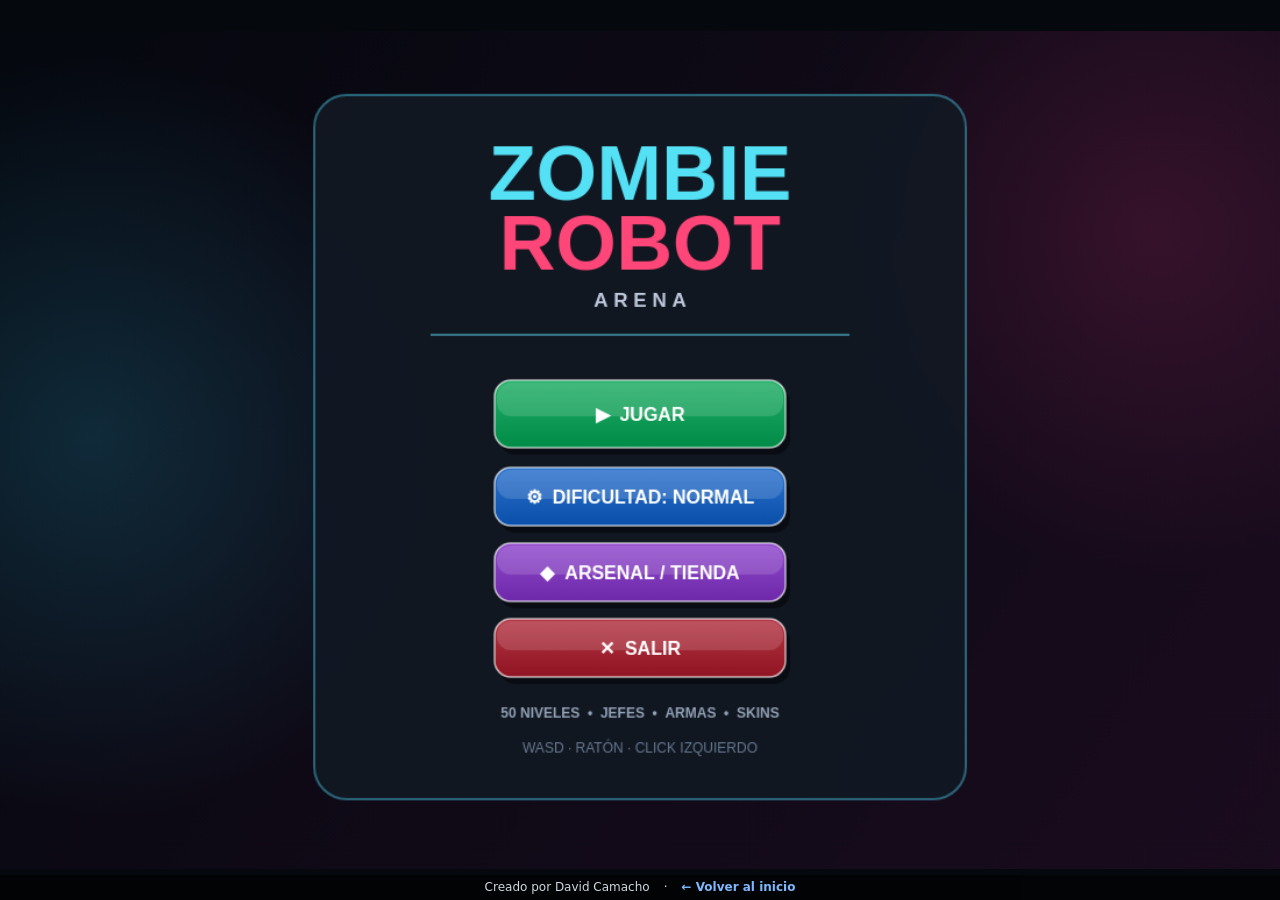
<file: Robot.html>
<!DOCTYPE html>
<html lang="es">

<head>
  <meta charset="utf-8">
  <meta name="viewport" content="width=device-width,initial-scale=1,viewport-fit=cover">
  <title>Robot</title>
  <style>
    :root {
      box-sizing: border-box;
      padding-top: env(safe-area-inset-top, 0px);
      padding-bottom: env(safe-area-inset-bottom, 0px)
    }

    html,
    body {
      height: 100%;
      margin: 0;
      background: #05080d;
      overflow: hidden
    }

    body {
      display: flex;
      align-items: center;
      justify-content: center
    }

    canvas {
      width: min(100vw, calc(100vh*1100/720));
      aspect-ratio: 1100/720;
      display: block;
      touch-action: none;
      user-select: none
    }
  </style>
</head>

<body><canvas id="c" width="1100" height="720"></canvas>
  <script>
    const cv = document.getElementById('c'), g = cv.getContext('2d'), W = 1100, H = 720;
    const MENU = 0, MAP = 1, PLAY = 2, PAUSE = 3, SHOP = 4, OVER = 5, WIN = 6;
    let screen = MENU, shopRet = MENU, selMap = 1, unlocked = [1, 1, 1], stars = [0, 1, 2].map(() => Array(51).fill(0));
    let coinPop = 0, lastGain = 0, up = 0, down = 0, left = 0, right = 0, shooting = 0, mx = W / 2, my = H / 2;
    let diff = 1; const diffN = ['FÁCIL', 'NORMAL', 'DIFÍCIL'];
    let level = 1, wave = 1, wavesThis = 0, totalWaves = 6, toSpawn = 0, spawned = 0, spawnT = 0, bossWave = false, bossAlive = false, trans = false, transT = 0;
    let selW = 0, selS = 0, coins = 0, score = 0, kills = 0, shake = 0, flash = 0, hurt = 0, exitMsg = 0, t = 0;
    const wN = ['PISTOLA', 'ESCOPETA', 'SMG', 'RIFLE'], sN = ['AZUL', 'ROJO', 'VERDE', 'MORADO', 'DORADO'], wC = [0, 100, 250, 500], sC = [0, 150, 300, 600, 1200];
    const ownW = [1, 0, 0, 0], ownS = [1, 0, 0, 0, 0], wL = [1, 1, 1, 1];
    const skinC = ['#379beb', '#c84146', '#3cbe64', '#a54bdc', '#e6b42d'];
    let player, enemies = [], bullets = [], drops = [], parts = [], texts = [], casings = [], booms = [];
    const clamp = (v, a, b) => Math.max(a, Math.min(b, v)), R = Math.random, ri = n => R() * n | 0, dist = Math.hypot;
    const inR = (r, x, y) => x >= r[0] && x <= r[0] + r[2] && y >= r[1] && y <= r[1] + r[3];
    const rPlay = [425, 300, 250, 58], rDiff = [425, 375, 250, 50], rShop = [425, 440, 250, 50], rExit = [425, 505, 250, 50];
    const rRes = [400, 280, 300, 55], rPShop = [400, 350, 300, 55], rPExit = [400, 420, 300, 55];
    const rMapPlay = [820, 585, 220, 55], rMapBack = [590, 585, 205, 55], rBack = [900, 635, 180, 48], rUp = [58, 540, 220, 36];
    const wDmg = i => 20 + (wL[i] - 1) * 7 + (i == 1 ? 15 : i == 3 ? 20 : 0);

    /* ---------- helpers de dibujo ---------- */
    function rr(x, y, w, h, r) {g.beginPath(); g.roundRect(x, y, w, h, r)}
    function fRR(x, y, w, h, r, c) {g.fillStyle = c; rr(x, y, w, h, r); g.fill()}
    function sRR(x, y, w, h, r, c, lw = 1.5) {g.strokeStyle = c; g.lineWidth = lw; rr(x, y, w, h, r); g.stroke()}
    function circ(x, y, r, f, s, lw = 1.5) {g.beginPath(); g.arc(x, y, r, 0, 7); if (f) {g.fillStyle = f; g.fill()} if (s) {g.strokeStyle = s; g.lineWidth = lw; g.stroke()} }
    function T(s, x, y, sz, c, al = 'left', b = 1) {g.font = (b ? 'bold ' : '') + sz + 'px Arial,Helvetica,sans-serif'; g.fillStyle = c; g.textAlign = al; g.fillText(s, x, y)}
    function lg(x0, y0, x1, y1, a, b) {const q = g.createLinearGradient(x0, y0, x1, y1); q.addColorStop(0, a); q.addColorStop(1, b); return q}
    function glow(x, y, r, c, a = 1) {const q = g.createRadialGradient(x, y, 0, x, y, r); q.addColorStop(0, `rgba(${c},${a})`); q.addColorStop(1, `rgba(${c},0)`); g.fillStyle = q; g.fillRect(x - r, y - r, r * 2, r * 2)}
    function btn(r, s, c) {
      const [x, y, w, h] = r, hv = inR(r, mx, my), d = c.map(v => Math.max(0, v - 35)), b = hv ? c.map(v => Math.min(255, v + 25)) : c;
      fRR(x + 4, y + 6, w, h, 14, 'rgba(0,0,0,.47)'); fRR(x, y, w, h, 14, lg(x, y, x, y + h, `rgb(${b})`, `rgb(${d})`));
      fRR(x + 2, y + 2, w - 4, h / 2, 12, 'rgba(255,255,255,.14)'); sRR(x, y, w, h, 14, 'rgba(255,255,255,.67)'); T(s, x + w / 2, y + h / 2 + 6, 16, '#fff', 'center')
    }
    function cen(s, y, sz, c, b = 1) {T(s, W / 2, y, sz, c, 'center', b)}
    function bgGrad(a, b) {g.fillStyle = lg(0, 0, W, H, a, b); g.fillRect(0, 0, W, H)}

    /* ---------- audio sintetizado ---------- */
    let ac; function initAudio() {if (!ac) try {ac = new (window.AudioContext || window.webkitAudioContext)()} catch (e) { } if (ac && ac.state == 'suspended') ac.resume()}
    function tone(f, d, ty = 'square', v = .04, sl = 0) {if (!ac) return; const o = ac.createOscillator(), n = ac.createGain(), q = ac.currentTime; o.type = ty; o.frequency.setValueAtTime(f, q); o.frequency.exponentialRampToValueAtTime(Math.max(25, f + sl), q + d); n.gain.setValueAtTime(v, q); n.gain.exponentialRampToValueAtTime(.001, q + d); o.connect(n); n.connect(ac.destination); o.start(); o.stop(q + d)}
    function noise(d, v = .1, fq = 1800) {
      if (!ac) return; const l = ac.sampleRate * d | 0, b = ac.createBuffer(1, l, ac.sampleRate), a = b.getChannelData(0); for (let i = 0; i < l; i++)a[i] = (R() * 2 - 1) * (1 - i / l);
      const s = ac.createBufferSource(), f = ac.createBiquadFilter(), n = ac.createGain(); s.buffer = b; f.type = 'lowpass'; f.frequency.value = fq; n.gain.value = v; s.connect(f); f.connect(n); n.connect(ac.destination); s.start()
    }
    const sfx = {
      shot: i => {noise([.09, .18, .07, .12][i], [.09, .16, .07, .11][i], [2500, 1200, 3000, 1800][i]); tone([180, 90, 220, 130][i], .08, 'sawtooth', .03, -80)},
      hit: () => tone(900 + R() * 300, .04, 'square', .02, -500), kill: () => {noise(.35, .14, 900); tone(120, .3, 'sawtooth', .05, -90)},
      coin: () => {tone(1200, .06, 'square', .03); setTimeout(() => tone(1700, .1, 'square', .03), 50)}, hurt: () => {tone(140, .2, 'sawtooth', .07, -80); noise(.15, .08, 600)},
      boss: () => tone(90, .25, 'sawtooth', .06, 40), clear: () => [523, 659, 784].forEach((f, i) => setTimeout(() => tone(f, .2, 'triangle', .06), i * 110)),
      over: () => tone(220, 1, 'sawtooth', .07, -180)
    };

    /* ---------- suelo y decals pre-renderizados ---------- */
    const floorC = document.createElement('canvas'), decC = document.createElement('canvas'); floorC.width = decC.width = W; floorC.height = decC.height = H;
    const dg = decC.getContext('2d');
    (function () {
      const f = floorC.getContext('2d'); f.fillStyle = '#181e28'; f.fillRect(0, 0, W, H);
      for (let x = 0; x < W; x += 88)for (let y = 82; y < H; y += 88) {
        const l = 24 + ri(9); f.fillStyle = `rgb(${l},${l + 6},${l + 15})`; f.fillRect(x + 1, y + 1, 86, 86);
        f.fillStyle = 'rgba(255,255,255,.07)'; f.fillRect(x + 1, y + 1, 86, 2); f.fillRect(x + 1, y + 1, 2, 86); f.fillStyle = 'rgba(0,0,0,.35)'; f.fillRect(x + 1, y + 85, 86, 2); f.fillRect(x + 85, y + 1, 2, 86);
        f.fillStyle = '#0b0f15';[[8, 8], [78, 8], [8, 78], [78, 78]].forEach(p => {f.beginPath(); f.arc(x + p[0], y + p[1], 2.4, 0, 7); f.fill()});
        if (R() < .18) {f.fillStyle = 'rgba(70,210,235,.05)'; f.fillRect(x + 14, y + 14, 60, 60)}
      }
      f.strokeStyle = 'rgba(70,210,235,.1)'; f.lineWidth = 1; for (let x = 0; x < W; x += 88) {f.beginPath(); f.moveTo(x, 82); f.lineTo(x, H); f.stroke()}
      for (let i = 0; i < 160; i++) {f.strokeStyle = `rgba(${R() < .5 ? 255 : 0},${R() < .5 ? 255 : 0},${R() < .5 ? 255 : 0},.06)`; const x = R() * W, y = 82 + R() * (H - 82); f.beginPath(); f.moveTo(x, y); f.lineTo(x + R() * 60 - 30, y + R() * 60 - 30); f.stroke()}
      f.save(); f.beginPath(); f.rect(0, 82, W, 10); f.clip(); f.fillStyle = '#caa21a'; f.fillRect(0, 82, W, 10); f.fillStyle = '#111'; for (let x = -20; x < W; x += 28) {f.beginPath(); f.moveTo(x, 92); f.lineTo(x + 10, 82); f.lineTo(x + 24, 82); f.lineTo(x + 14, 92); f.fill()} f.restore();
      f.fillStyle = 'rgba(0,0,0,.4)'; f.fillRect(0, 92, W, 8); f.fillRect(0, 92, 10, H); f.fillRect(W - 10, 92, 10, H); f.fillRect(0, H - 10, W, 10)
    })();
    function stain(x, y, r, col) {
      for (let i = 0; i < 7; i++) {
        const a = R() * 6.3, d = R() * r, rx = x + Math.cos(a) * d, ry = y + Math.sin(a) * d, s = r * (.25 + R() * .45), q = dg.createRadialGradient(rx, ry, 0, rx, ry, s);
        q.addColorStop(0, col); q.addColorStop(1, 'rgba(0,0,0,0)'); dg.fillStyle = q; dg.fillRect(rx - s, ry - s, s * 2, s * 2)
      }
    }

    /* ---------- entidades ---------- */
    class Particle {
      constructor(x, y, c, sp = 6, add = 1, sz) {this.x = x; this.y = y; this.c = c; this.vx = (R() - .5) * sp; this.vy = (R() - .5) * sp; this.life = this.max = 18 + ri(22); this.sz = sz || 2 + R() * 3.5; this.add = add}
      upd() {this.x += this.vx; this.y += this.vy; this.vx *= .95; this.vy *= .95; this.life--}
      draw() {g.globalCompositeOperation = this.add ? 'lighter' : 'source-over'; g.fillStyle = `rgba(${this.c},${this.life / this.max})`; g.beginPath(); g.arc(this.x, this.y, this.sz * (this.add ? 1 : .8), 0, 7); g.fill(); g.globalCompositeOperation = 'source-over'}
    }
    function fx(x, y, n, c, sp, add, sz) {for (let i = 0; i < n; i++)parts.push(new Particle(x, y, c, sp, add, sz))}
    class Bullet {
      constructor(x, y, vx, vy, dmg, en) {this.x = x; this.y = y; this.vx = vx; this.vy = vy; this.dmg = dmg; this.en = en; this.life = 70; this.r = 4}
      upd() {this.x += this.vx; this.y += this.vy; this.life--; if (this.en && dist(this.x - player.x, this.y - player.y) < player.r + this.r) {hitPlayer(this.dmg, 25); this.life = 0; fx(this.x, this.y, 8, '255,50,120')} }
      draw() {
        g.globalCompositeOperation = 'lighter'; if (this.en) {glow(this.x, this.y, 16, '255,60,160', .8); circ(this.x, this.y, 4, '#ff8fd0')}
        else {g.strokeStyle = 'rgba(255,200,80,.85)'; g.lineWidth = 2.5; g.lineCap = 'round'; g.beginPath(); g.moveTo(this.x - this.vx * 2.2, this.y - this.vy * 2.2); g.lineTo(this.x, this.y); g.stroke(); circ(this.x, this.y, 2.4, '#fff4c0')}
        g.globalCompositeOperation = 'source-over'
      }
    }
    class Coin {
      constructor(x, y, v) {this.x = x; this.y = y; this.v = v; this.vx = (R() - .5) * 3; this.vy = (R() - .5) * 3; this.ph = R() * 6}
      upd() {this.x += this.vx; this.y += this.vy; this.vx *= .95; this.vy *= .95}
      draw() {
        const s = Math.abs(Math.cos(t * .07 + this.ph)); g.globalCompositeOperation = 'lighter'; glow(this.x, this.y, 18, '255,200,40', .35); g.globalCompositeOperation = 'source-over';
        g.fillStyle = 'rgba(0,0,0,.4)'; g.beginPath(); g.ellipse(this.x + 2, this.y + 5, 7 * Math.max(.3, s), 3, 0, 0, 7); g.fill();
        g.fillStyle = '#ffd728'; g.beginPath(); g.ellipse(this.x, this.y, 7 * Math.max(.25, s), 7, 0, 0, 7); g.fill(); g.strokeStyle = '#8c5a0a'; g.lineWidth = 1.5; g.stroke();
        if (s > .5) T('$', this.x, this.y + 3, 8, '#785000', 'center')
      }
    }
    class Enemy {
      constructor(x, y, ty) {
        this.x = x; this.y = y; this.ty = ty; this.ph = R() * 6; this.hit = 0; this.boss = 0;
        if (ty == 0) {this.r = 17; this.maxHp = 30 + level * 5; this.sp = 1.45 + level * .025; this.dmg = 8 + diff * 2}
        else if (ty == 1) {this.r = 22; this.maxHp = 65 + level * 8; this.sp = 1 + level * .02; this.dmg = 12 + diff * 3}
        else {this.r = 14; this.maxHp = 22 + level * 4; this.sp = 2.5 + level * .03; this.dmg = 7 + diff * 2} this.hp = this.maxHp
      }
      upd() {
        const dx = player.x - this.x, dy = player.y - this.y, l = Math.max(1, Math.hypot(dx, dy)); this.x += dx / l * this.sp; this.y += dy / l * this.sp; if (this.hit > 0) this.hit--;
        for (const o of enemies) if (o !== this) {const ox = this.x - o.x, oy = this.y - o.y, d = Math.hypot(ox, oy), m = this.r + o.r - 4; if (d > 0 && d < m) {this.x += ox / d * .6; this.y += oy / d * .6} }
        if (this.hp < this.maxHp * .4 && R() < .08) fx(this.x, this.y - this.r * .5, 1, '255,200,90', 3, 1, 1.5)
      }
      draw() {
        const r = this.r, a = Math.atan2(player.y - this.y, player.x - this.x), c = ['#37c869', '#be41dc', '#eb912d'][this.ty], bob = Math.sin(t * .18 * (this.sp / 1.5 + .5) + this.ph);
        g.fillStyle = 'rgba(0,0,0,.42)'; g.beginPath(); g.ellipse(this.x + 5, this.y + r * .6, r * 1.05, r * .8, 0, 0, 7); g.fill();
        g.save(); g.translate(this.x, this.y); g.rotate(a);
        g.fillStyle = '#202731'; g.fillRect(-r * .7 + bob * r * .25, -r - 4, r * .9, 6); g.fillRect(-r * .7 - bob * r * .25, r - 2, r * .9, 6);
        g.fillStyle = '#2b3340'; g.fillRect(r * .2, -r * .95 + bob * 3, r * .9 + 4, 5); g.fillRect(r * .2, r * .95 - 5 - bob * 3, r * .9 + 4, 5); g.fillStyle = '#c9d3de'; g.fillRect(r * 1.05, -r * .95 + bob * 3, 4, 5); g.fillRect(r * 1.05, r * .95 - 5 - bob * 3, 4, 5);
        fRR(-r, -r, r * 2, r * 2, r * .45, lg(-r, -r, r, r, c, '#10151c')); sRR(-r, -r, r * 2, r * 2, r * .45, 'rgba(240,255,255,.55)');
        g.strokeStyle = 'rgba(0,0,0,.35)'; g.lineWidth = 1.2; g.beginPath(); g.moveTo(-r * .3, -r); g.lineTo(-r * .3, r); g.moveTo(-r, 0); g.lineTo(-r * .3, 0); g.stroke();
        fRR(r * .05, -r * .6, r * .8, r * 1.2, r * .25, '#12171f');
        g.globalCompositeOperation = 'lighter'; glow(r * .55, -r * .28, 9, '255,50,70', .9); glow(r * .55, r * .28, 9, '255,50,70', .9); g.globalCompositeOperation = 'source-over';
        circ(r * .55, -r * .28, 2.4, '#ff6070'); circ(r * .55, r * .28, 2.4, '#ff6070');
        if (this.hp < this.maxHp * .5) {g.strokeStyle = '#e8a030'; g.lineWidth = 1.3; g.beginPath(); g.moveTo(-r * .6, -r * .2); g.lineTo(-r * .2, -r * .5); g.lineTo(-r * .1, -r * .1); g.stroke()}
        if (this.hit > 0) {g.fillStyle = 'rgba(255,255,255,.55)'; rr(-r, -r, r * 2, r * 2, r * .45); g.fill()}
        g.restore();
        g.strokeStyle = 'rgba(220,235,245,.5)'; g.beginPath(); g.moveTo(this.x, this.y - r); g.lineTo(this.x, this.y - r - 7); g.stroke(); circ(this.x, this.y - r - 9, 3, t % 40 < 20 ? '#ff4050' : '#802030');
        g.fillStyle = '#282828'; g.fillRect(this.x - r, this.y - r - 17, r * 2, 4); g.fillStyle = '#f04646'; g.fillRect(this.x - r, this.y - r - 17, r * 2 * Math.max(0, this.hp) / this.maxHp, 4)
      }
    }
    class Boss extends Enemy {
      constructor(x, y) {super(x, y, 1); this.boss = 1; this.r = 52; this.maxHp = 900 + level * 100 + diff * 250; this.hp = this.maxHp; this.sp = .65 + level * .008; this.dmg = 20 + diff * 5; this.ac = 0}
      upd() {super.upd(); if (--this.ac <= 0) {const a = Math.atan2(player.y - this.y, player.x - this.x); for (let i = -1; i <= 1; i++) {const b = a + i * .18; bullets.push(new Bullet(this.x, this.y, Math.cos(b) * 5, Math.sin(b) * 5, 12 + diff * 4, 1))} this.ac = 75; fx(this.x, this.y, 8, '255,70,180'); sfx.boss()} }
      draw() {
        const r = this.r, x = this.x, y = this.y; g.globalCompositeOperation = 'lighter'; glow(x, y, r + 60, '255,50,170', .28 + .08 * Math.sin(t * .1)); g.globalCompositeOperation = 'source-over';
        g.fillStyle = 'rgba(0,0,0,.45)'; g.beginPath(); g.ellipse(x + 9, y + r * .7, r * 1.1, r * .85, 0, 0, 7); g.fill();
        g.save(); g.translate(x, y); g.rotate(t * .012); g.strokeStyle = '#3a2048'; g.lineWidth = 9; for (let i = 0; i < 8; i++) {g.rotate(.785); g.beginPath(); g.moveTo(r - 4, 0); g.lineTo(r + 14, 0); g.stroke()} g.restore();
        const q = g.createRadialGradient(x - r * .3, y - r * .3, 5, x, y, r); q.addColorStop(0, '#c850e6'); q.addColorStop(1, '#3a0f4e'); circ(x, y, r, q, 'rgba(255,130,230,.7)', 2.5);
        circ(x - 15, y - 10, 10, '#2c0a38'); circ(x + 15, y - 10, 10, '#2c0a38'); g.globalCompositeOperation = 'lighter'; glow(x - 15, y - 10, 18, '255,70,190', .9); glow(x + 15, y - 10, 18, '255,70,190', .9); glow(x, y + 14, 22 + 4 * Math.sin(t * .15), '255,90,205', .8); g.globalCompositeOperation = 'source-over';
        circ(x - 15, y - 10, 4, '#ff7fd0'); circ(x + 15, y - 10, 4, '#ff7fd0'); circ(x, y + 14, 9, '#ff5acd'); circ(x, y + 14, 3, '#fff');
        const bx = x - 125, by = y - r - 31; fRR(bx, by, 250, 16, 8, 'rgba(20,22,30,.9)'); fRR(bx, by, 250 * Math.max(0, this.hp) / this.maxHp, 16, 8, '#ff3769'); sRR(bx, by, 250, 16, 8, 'rgba(255,220,240,.75)', 1); T('★ JEFE ★', x, by - 7, 15, '#ffbeeb', 'center')
      }
    }
    class Player {
      constructor(x, y) {this.x = x; this.y = y; this.r = 19; this.maxHp = 100; this.hp = 100; this.dc = 0; this.sc = 0; this.sp = 4.3; this.rec = 0; this.leg = 0}
      upd() {
        const dx = right - left, dy = down - up; if (dx || dy) {const l = Math.hypot(dx, dy); this.x += dx / l * this.sp; this.y += dy / l * this.sp; this.leg += .3}
        this.x = clamp(this.x, this.r, W - this.r); this.y = clamp(this.y, 95, H - this.r); if (this.sc > 0) this.sc--; if (this.dc > 0) this.dc--; this.rec *= .75
      }
      shoot() {
        if (this.sc > 0) return; const a = Math.atan2(my - this.y, mx - this.x), dx = Math.cos(a), dy = Math.sin(a), L = wL[selW], d = wDmg(selW), sx = this.x + dx * 25, sy = this.y + dy * 25, B = (an, v) => bullets.push(new Bullet(sx, sy, Math.cos(an) * v, Math.sin(an) * v, d));
        if (selW == 1) {for (let i = -2; i <= 2; i++)B(a + i * .12, 10); this.sc = Math.max(8, 20 - L)}
        else if (selW == 2) {B(a - .04, 13); B(a + .04, 13); this.sc = Math.max(3, 8 - L)}
        else if (selW == 3) {B(a, 16); this.sc = Math.max(4, 13 - L)}
        else {B(a, 12); this.sc = Math.max(7, 15 - L)}
        fx(sx + dx * 8, sy + dy * 8, 4, '255,210,80', 5); flash = 3; this.rec = 4; shake = Math.max(shake, [2, 6, 1.8, 3.5][selW]); sfx.shot(selW);
        casings.push({x: this.x, y: this.y, vx: -dy * (2 + R() * 2) + (R() - .5), vy: dx * (2 + R() * 2) + (R() - .5), a: R() * 6, va: R() - .5, life: 50})
      }
      draw() {
        const r = this.r, a = Math.atan2(my - this.y, mx - this.x), x = this.x, y = this.y;
        g.fillStyle = 'rgba(0,0,0,.45)'; g.beginPath(); g.ellipse(x + 5, y + 9, r, r * .85, 0, 0, 7); g.fill(); g.globalCompositeOperation = 'lighter'; glow(x, y, r + 22, '80,220,245', .22); g.globalCompositeOperation = 'source-over';
        g.save(); g.translate(x, y); g.rotate(a); const sw = Math.sin(this.leg) * 5; g.fillStyle = '#1c222b'; g.fillRect(-10 + sw, -r - 2, 14, 6); g.fillRect(-10 - sw, r - 4, 14, 6);
        g.save(); g.translate(14 - this.rec, 3); g.rotate(0); g.scale(.36, .36); wg(selW, 0, 0, 0); g.restore();
        const q = g.createRadialGradient(-5, -6, 3, 0, 0, r); q.addColorStop(0, '#fff'); q.addColorStop(.25, skinC[selS]); q.addColorStop(1, '#0a1018'); circ(0, 0, r, q, 'rgba(220,245,255,.6)');
        fRR(-7, -r * .2 - 6, r * .95, r * .7 + 2, 6, '#10151e'); g.fillStyle = 'rgba(120,240,255,.9)'; g.fillRect(r * .15, -8, 3, 5); g.fillRect(r * .15, 3, 3, 5);
        g.fillStyle = 'rgba(0,0,0,.3)'; g.fillRect(-r * .9, -3, r * .5, 6); g.restore();
        if (this.dc > 0) circ(x, y, 27, 0, 'rgba(255,70,80,.5)', 2)
      }
    }

    /* ---------- armas ---------- */
    function wg(ty, cx, cy, sc, sh = 1) {
      g.save(); g.translate(cx, cy); g.scale(sc, sc); const M = '#7384 96'.replace(' ', ''), D = '#191f28', A = '#46cdeb', F = (x, y, w, h, c) => {g.fillStyle = c; g.fillRect(x, y, w, h)}, Rr = (x, y, w, h, r, c) => fRR(x, y, w, h, r, c);
      if (sh) Rr(-75, 20, 150, 10, 5, 'rgba(0,0,0,.35)');
      if (ty == 0) {Rr(-48, -10, 68, 24, 7, D); Rr(-28, -17, 55, 10, 4, '#738496'); F(22, -14, 25, 6, '#b4c3d2'); Rr(-12, 10, 20, 37, 5, D); F(-38, -5, 22, 4, A)}
      else if (ty == 1) {Rr(-45, -8, 65, 18, 5, D); F(5, -13, 70, 8, '#738496'); F(5, 0, 70, 8, '#738496'); F(-62, -5, 22, 10, '#4b525f'); Rr(-15, 8, 18, 35, 5, D); F(-5, -18, 13, 4, A)}
      else if (ty == 2) {Rr(-48, -12, 70, 25, 6, D); F(10, -17, 55, 8, '#738496'); F(-58, -7, 15, 12, '#4b5564'); Rr(-8, 8, 18, 32, 5, D); Rr(-28, 10, 16, 28, 4, '#2d343e'); F(-30, -7, 30, 4, A)}
      else {Rr(-52, -11, 78, 24, 6, D); F(20, -15, 78, 7, '#738496'); F(-72, -5, 25, 10, '#414b5a'); Rr(-10, 9, 17, 35, 5, D); Rr(-35, 10, 27, 25, 4, '#2d343e'); F(-30, -7, 38, 4, A); F(0, -21, 25, 5, '#b4c3d2')}
      F(-35, -13, 45, 2, 'rgba(235,245,255,.45)'); g.restore()
    }

    /* ---------- lógica ---------- */
    function hitPlayer(d, cd) {if (player.dc <= 0) {player.hp -= d; player.dc = cd; hurt = 14; shake = Math.max(shake, 8); fx(player.x, player.y, 12, '255,60,60'); sfx.hurt()} }
    function startGame() {screen = MAP; selMap = clamp(unlocked[diff], 1, 50); score = 0; kills = 0; reset(); player = new Player(W / 2, H / 2)}
    function reset() {enemies = []; bullets = []; drops = []; parts = []; texts = []; casings = []; booms = []; dg.clearRect(0, 0, W, H)}
    function beginLevel(n) {if (n < 1 || n > unlocked[diff]) return; level = n; wave = 1; wavesThis = 0; screen = PLAY; reset(); player = new Player(W / 2, H / 2); startWave()}
    function completeLevel() {
      const s = player.hp > 70 ? 3 : player.hp > 35 ? 2 : 1; stars[diff][level] = Math.max(stars[diff][level], s);
      if (level < 50) unlocked[diff] = Math.max(unlocked[diff], level + 1); else {screen = WIN; try{parent.postMessage({type:'score',score:score},'*')}catch(_){}; return } selMap = Math.min(50, level + 1); screen = MAP
    }
    function startWave() {
      enemies = []; bullets = []; bossAlive = bossWave = false; wavesThis++;
      if (wavesThis >= totalWaves) {bossWave = true; toSpawn = 1} else toSpawn = 8 + level * 2 + wave * 3 + diff * 5; spawned = 0; spawnT = 0; trans = false
    }
    function spawnEnemy() {
      let x, y; const s = ri(4); if (s == 0) {x = R() * W; y = -40} else if (s == 1) {x = W + 40; y = R() * H} else if (s == 2) {x = R() * W; y = H + 40} else {x = -40; y = R() * H}
      if (bossWave) {enemies.push(new Boss(x, y)); bossAlive = true} else {const q = ri(100); enemies.push(new Enemy(x, y, q < 65 ? 0 : q < 88 ? 1 : 2))}
    }
    function updBullets() {
      for (let i = bullets.length - 1; i >= 0; i--) {
        const b = bullets[i]; b.upd(); if (b.life <= 0) {bullets.splice(i, 1); continue} if (b.en) continue;
        for (let j = 0; j < enemies.length; j++) {
          const e = enemies[j]; if (dist(b.x - e.x, b.y - e.y) < e.r + b.r) {
            e.hp -= b.dmg; e.hit = 3; e.x += b.vx * .12; e.y += b.vy * .12; fx(b.x, b.y, 5, '255,210,70'); fx(b.x, b.y, 2, '160,170,185', 4, 0, 2); sfx.hit();
            if (e.hp <= 0) kill(e, j); bullets.splice(i, 1); break
          }
        }
      }
    }
    function kill(e, j) {
      kills++; score += e.boss ? 1000 : [15, 30, 50][e.ty]; const a = e.boss ? 1000 : [10, 25, 40][e.ty]; dropCoins(e.x, e.y, a);
      fx(e.x, e.y, e.boss ? 55 : 20, e.boss ? '190,50,255' : '80,220,100', 8); fx(e.x, e.y, e.boss ? 30 : 10, '90,100,115', 7, 0, 3); fx(e.x, e.y, e.boss ? 20 : 8, '255,160,50', 9);
      booms.push({x: e.x, y: e.y, r: e.r * 2.4, life: 14, max: 14}); stain(e.x, e.y, e.r * 2, 'rgba(8,10,8,.55)'); stain(e.x, e.y, e.r * 1.2, 'rgba(60,170,80,.18)');
      shake = Math.max(shake, e.boss ? 16 : 4); sfx.kill(); texts.push({s: '+' + a + ' monedas', x: e.x, y: e.y - 25, c: '255,210,50', life: 55}); if (e.boss) bossAlive = false; enemies.splice(j, 1)
    }
    function dropCoins(x, y, a) {const n = Math.min(12, Math.max(2, a / 10 | 0)); for (let i = 0; i < n; i++) {let v = a / n | 0; if (i == n - 1) v += a % n; drops.push(new Coin(x + ri(25) - 12, y + ri(25) - 12, v))} }
    function updCoins() {for (let i = drops.length - 1; i >= 0; i--) {const c = drops[i]; c.upd(); if (dist(c.x - player.x, c.y - player.y) < player.r + 12) {coins += c.v; score += c.v; lastGain = c.v; coinPop = 75; texts.push({s: '+' + c.v + ' monedas', x: c.x, y: c.y, c: '255,215,50', life: 55}); sfx.coin(); drops.splice(i, 1)} } }
    function updFx() {for (const a of [parts, texts, booms, casings]) {for (let i = a.length - 1; i >= 0; i--) {const p = a[i]; if (p.upd) p.upd(); else {if (p.vx !== undefined) {p.x += p.vx; p.y += p.vy; p.vx *= .93; p.vy *= .93; p.a += p.va} if (a === texts) p.y -= .5; p.life--} if (p.life <= 0) a.splice(i, 1)} } }
    function update() {
      t++; shake *= .85; if (flash > 0) flash--; if (hurt > 0) hurt--; if (exitMsg > 0) exitMsg--; if (screen != PLAY) return;
      if (trans) {if (--transT <= 0) {trans = false; if (bossWave) completeLevel(); else {wave++; startWave()} } updFx(); return }
      player.upd(); if (shooting) player.shoot();
      if (spawned < toSpawn) {if (--spawnT <= 0) {spawnEnemy(); spawned++; spawnT = Math.max(8, 35 - diff * 5 - (level / 4 | 0))} }
      else if (!enemies.length && (!bossWave || !bossAlive)) {trans = true; transT = 130; sfx.clear()}
      updBullets(); for (const e of enemies) {e.upd(); if (dist(e.x - player.x, e.y - player.y) < e.r + player.r) hitPlayer(e.dmg, 35)}
      updCoins(); updFx(); if (coinPop > 0) coinPop--; if (player.hp <= 0) {screen = OVER; shooting = 0; sfx.over(); try{parent.postMessage({type:'score',score:score},'*')}catch(_){}}
    }

    /* ---------- render ---------- */
    function drawArena() {
      g.save(); if (shake > .3) g.translate((R() - .5) * shake, (R() - .5) * shake);
      g.drawImage(floorC, 0, 0); g.drawImage(decC, 0, 0);
      for (const c of casings) {g.save(); g.translate(c.x, c.y); g.rotate(c.a); g.globalAlpha = Math.min(1, c.life / 20); g.fillStyle = '#d9a93a'; g.fillRect(-3, -1.5, 6, 3); g.restore()}
      drops.forEach(c => c.draw()); enemies.forEach(e => e.draw()); player.draw(); bullets.forEach(b => b.draw()); parts.forEach(p => p.draw());
      g.globalCompositeOperation = 'lighter'; for (const b of booms) {const k = b.life / b.max; glow(b.x, b.y, b.r * (2 - k), '255,170,60', k)} g.globalCompositeOperation = 'source-over';
      const q = g.createRadialGradient(player.x, player.y, 70, player.x, player.y, 580); q.addColorStop(0, 'rgba(0,0,10,0)'); q.addColorStop(1, 'rgba(0,0,10,.6)'); g.fillStyle = q; g.fillRect(0, 82, W, H - 82);
      if (flash > 0) {g.globalCompositeOperation = 'lighter'; const a = Math.atan2(my - player.y, mx - player.x); glow(player.x + Math.cos(a) * 34, player.y + Math.sin(a) * 34, 170, '255,190,90', .4); g.globalCompositeOperation = 'source-over'}
      for (const x of texts) T(x.s, x.x, x.y, 14, `rgba(${x.c},${Math.min(1, x.life / 10)})`);
      g.restore();
      if (hurt > 0) {const q2 = g.createRadialGradient(W / 2, H / 2, 250, W / 2, H / 2, 700); q2.addColorStop(0, 'rgba(200,0,20,0)'); q2.addColorStop(1, `rgba(200,0,20,${hurt / 20})`); g.fillStyle = q2; g.fillRect(0, 0, W, H)}
      if (player.hp < 30 && screen == PLAY) {const q3 = g.createRadialGradient(W / 2, H / 2, 300, W / 2, H / 2, 720); q3.addColorStop(0, 'rgba(180,0,0,0)'); q3.addColorStop(1, `rgba(180,0,0,${.25 + .15 * Math.sin(t * .15)})`); g.fillStyle = q3; g.fillRect(0, 0, W, H)}
    }
    function drawHUD() {
      g.fillStyle = lg(0, 0, 0, 82, 'rgba(9,14,22,.96)', 'rgba(18,25,36,.92)'); g.fillRect(0, 0, W, 82); g.fillStyle = 'rgba(70,210,235,.5)'; g.fillRect(0, 80, W, 2);
      T('NIVEL', 20, 25, 17, '#fff'); T(level + '/50', 20, 52, 25, '#50dcf5'); T('OLEADA', 105, 24, 14, '#bec8d7'); T(wavesThis + '/' + totalWaves + (bossWave ? '  ★ JEFE' : ''), 105, 50, 19, bossWave ? '#ff5596' : '#fff');
      T('BAJAS', 275, 24, 14, '#bec8d7'); T(kills, 275, 50, 19, '#fff'); circ(354, 37, 9, '#ffd746', '#7d500a'); T(coins, 372, 44, 19, '#ffe15a');
      if (coinPop > 0) {const a = Math.min(1, coinPop / 60); fRR(330, 54, 125, 22, 11, `rgba(255,205,55,${.35 * a})`); T('+' + lastGain + ' monedas', 345, 69, 12, `rgba(255,235,130,${a})`)}
      fRR(475, 20, 210, 18, 9, '#2d323c'); fRR(475, 20, Math.max(0, 210 * player.hp / player.maxHp), 18, 9, player.hp < 30 ? '#eb3746' : '#37dc73'); sRR(475, 20, 210, 18, 9, '#e6f0fa', 1.2); T('VIDA  ' + Math.max(0, player.hp) + '/' + player.maxHp, 580, 34, 12, '#fff', 'center');
      fRR(705, 12, 205, 56, 12, '#1c232f'); sRR(705, 12, 205, 56, 12, '#4b5f78', 1.2); T('ARMA EQUIPADA', 720, 30, 13, '#96aac3'); T(wN[selW] + '  ·  NIV.' + wL[selW], 720, 52, 17, '#fff');
      T('[P] PAUSA', 930, 25, 12, '#a0afc3'); T('[B] ARSENAL', 930, 44, 12, '#a0afc3'); T('WASD · MOVER', 930, 62, 11, '#a0afc3', 1, 0);
      if (screen == PLAY) {g.strokeStyle = 'rgba(110,230,255,.85)'; g.lineWidth = 2; g.beginPath(); g.arc(mx, my, 9, 0, 7); g.moveTo(mx - 17, my); g.lineTo(mx - 5, my); g.moveTo(mx + 5, my); g.lineTo(mx + 17, my); g.moveTo(mx, my - 17); g.lineTo(mx, my - 5); g.moveTo(mx, my + 5); g.lineTo(mx, my + 17); g.stroke()}
      if (trans) {g.fillStyle = 'rgba(0,0,0,.72)'; g.fillRect(0, 0, W, H); cen(bossWave ? '¡JEFE DERROTADO!' : '¡OLEADA SUPERADA!', H / 2 - 15, 44, bossWave ? '#ff5aaa' : '#5ae691'); cen(bossWave ? 'Preparando el siguiente nivel...' : 'Preparando la siguiente oleada...', H / 2 + 28, 20, '#d3d3d3', 0)}
    }
    function drawMenu() {
      bgGrad('#05080f', '#1a0c1e'); g.globalCompositeOperation = 'lighter'; glow(80, 350, 330, '45,210,245', .16); glow(W - 110, 170, 300, '245,55,125', .14); g.globalCompositeOperation = 'source-over';
      fRR(270, 55, 560, 605, 28, 'rgba(18,24,35,.94)'); sRR(270, 55, 560, 605, 28, 'rgba(75,200,230,.45)', 2);
      cen('ZOMBIE', 145, 67, '#55e1f5'); cen('ROBOT', 205, 67, '#ff4678'); cen('A R E N A', 237, 17, '#bec8dc'); g.fillStyle = 'rgba(90,210,235,.5)'; g.fillRect(370, 260, 360, 2);
      btn(rPlay, '▶  JUGAR', [35, 175, 105]); btn(rDiff, '⚙  DIFICULTAD: ' + diffN[diff], [45, 115, 205]); btn(rShop, '◆  ARSENAL / TIENDA', [145, 75, 205]); btn(rExit, '✕  SALIR', [180, 55, 70]);
      cen('50 NIVELES  •  JEFES  •  ARMAS  •  SKINS', 590, 12, '#91a0b4'); cen(window.__touch ? 'JOYSTICK IZQUIERDO: MOVER  •  JOYSTICK DERECHO: APUNTAR Y DISPARAR' : 'WASD · RATÓN · CLICK IZQUIERDO', 620, 12, '#64788f', 0); if (exitMsg > 0) cen('Gracias por jugar. Ya puedes cerrar la pestaña.', 645, 14, '#ffd246')
    }
    const nodeXY = i => [85 + ((i - 1) % 10) * 105 + (((i - 1) / 10 | 0) % 2) * 28, 145 + ((i - 1) / 10 | 0) * 92];
    function drawMap() {
      bgGrad('#03080f', '#111826'); g.strokeStyle = 'rgba(20,55,80,.4)'; g.lineWidth = 1; for (let i = -H; i < W; i += 90) {g.beginPath(); g.moveTo(i, H); g.lineTo(i + H, 0); g.stroke()}
      g.fillStyle = 'rgba(7,15,25,.96)'; g.fillRect(0, 0, W, 92); g.fillStyle = 'rgba(70,210,240,.6)'; g.fillRect(0, 90, W, 2);
      T('SELECCIÓN DE NIVELES', 34, 43, 34, '#fff'); T('Completa un nivel para desbloquear el siguiente', 36, 68, 14, '#96afc8', 1, 0); circ(882, 36, 11, '#ffbe23', '#ffeb78', 2); T(coins, 900, 42, 17, '#ffd746'); T('DIFICULTAD: ' + diffN[diff], 870, 68, 17, '#5adcf5');
      const U = unlocked[diff]; for (let i = 1; i <= 50; i++) {
        const [x, y] = nodeXY(i);
        if (i < 50 && ((i - 1) / 10 | 0) == (i / 10 | 0)) {const [nx, ny] = nodeXY(i + 1); g.strokeStyle = i < U ? 'rgba(70,200,230,.45)' : 'rgba(70,80,95,.3)'; g.lineWidth = 3; g.beginPath(); g.moveTo(x, y); g.lineTo(nx, ny); g.stroke()}
      }
      for (let i = 1; i <= 50; i++) {
        const [x, y] = nodeXY(i), un = i <= U, cur = i == selMap; let c = un ? (i < U ? '#2dcd96' : '#3796eb') : '#323a46'; if (cur) c = '#ff912d';
        circ(x, y + 4, 25, 'rgba(0,0,0,.47)'); circ(x, y, 24, c, un ? 'rgba(220,250,255,.85)' : '#78828f', cur ? 3 : 2); T(i, x, y + 6, 16, '#fff', 'center');
        if (!un) {g.strokeStyle = '#9baabe'; g.lineWidth = 2.5; g.beginPath(); g.arc(x, y - 4, 6, Math.PI, 0); g.stroke(); fRR(x - 8, y - 3, 16, 13, 3, '#46525f'); circ(x, y + 4, 2, '#cdd7e1')}
        for (let s = 0; s < 3; s++)T('★', x - 20 + s * 14, y + 42, 12, s < stars[diff][i] ? '#ffd246' : '#505a69')
      }
      fRR(35, 555, W - 70, 125, 20, 'rgba(8,17,28,.96)'); sRR(35, 555, W - 70, 125, 20, 'rgba(60,150,200,.4)'); T('NIVEL ' + selMap, 65, 590, 22, '#fff');
      T(selMap == 50 ? 'Arena final · Jefe definitivo' : 'Arena de combate · Oleadas y jefe', 65, 615, 14, '#a0b4cd', 1, 0);
      T('Mejor puntuación: ' + (stars[diff][selMap] > 0 ? stars[diff][selMap] + ' ★' : 'Sin completar'), 65, 642, 15, '#ffd246'); btn(rMapPlay, '▶  JUGAR NIVEL', [235, 115, 35]); btn(rMapBack, '‹  MENÚ', [65, 100, 135])
    }
    function statBar(x, y, l, v) {T(l, x, y + 8, 9, '#8ca5be'); fRR(x + 70, y, 125, 8, 4, '#232d3a'); fRR(x + 70, y, 125 * clamp(v, 0, 1), 8, 4, '#32beeb')}
    function drawShop() {
      bgGrad('#040910', '#0f1826'); g.fillStyle = 'rgba(7,15,25,.96)'; g.fillRect(0, 0, W, 86); g.fillStyle = 'rgba(70,210,240,.55)'; g.fillRect(0, 84, W, 2);
      T('ARSENAL', 35, 42, 32, '#fff'); T('Equipa, compra y mejora tu arsenal', 36, 66, 14, '#96afc8', 1, 0); circ(832, 37, 12, '#ffd73c'); T(coins, 855, 44, 20, '#ffe678'); T('ARMAS', 40, 125, 18, '#5adcf5');
      for (let i = 0; i < 4; i++) {
        const x = 35 + i * 265, y = 145; fRR(x, y, 245, 260, 18, 'rgba(9,20,32,.96)'); sRR(x, y, 245, 260, 18, i == selW ? '#ff912d' : '#2d6987', i == selW ? 3 : 1.5); fRR(x + 18, y + 18, 209, 90, 12, '#19283a');
        wg(i, x + 122, y + 63, 1.45); T(wN[i], x + 20, y + 137, 17, '#fff'); T('NIVEL ' + wL[i] + ' / 8', x + 20, y + 158, 12, '#91a5be', 1, 0); statBar(x + 20, y + 180, 'DAÑO', wDmg(i) / 80); statBar(x + 20, y + 202, 'CADENCIA', 10 / (wL[i] + 3));
        btn([x + 20, y + 220, 205, 30], ownW[i] ? (i == selW ? 'EQUIPADA' : 'EQUIPAR') : wC[i] + ' monedas', ownW[i] ? (i == selW ? [40, 170, 115] : [55, 105, 145]) : [180, 110, 35])
      }
      T('MEJORAS', 40, 445, 18, '#5adcf5'); fRR(35, 462, 510, 130, 18, 'rgba(9,20,32,.96)'); sRR(35, 462, 510, 130, 18, 'rgba(50,120,150,.45)'); T(wN[selW] + ' · NIVEL ' + wL[selW], 58, 495, 20, '#fff'); T('Aumenta el daño y la velocidad de disparo.', 58, 520, 13, '#9bb4cd', 1, 0);
      btn(rUp, 'MEJORAR · ' + (wL[selW] < 8 ? wL[selW] * 180 : 'MAX'), [210, 125, 35]); T('SKINS', 590, 445, 18, '#ff6eaa');
      for (let i = 0; i < 5; i++) {
        const x = 590 + i * 98, y = 462; fRR(x, y, 86, 130, 14, 'rgba(9,20,32,.96)'); sRR(x, y, 86, 130, 14, i == selS ? skinC[i] : '#375064', i == selS ? 3 : 1.5); const q = g.createRadialGradient(x + 38, y + 30, 3, x + 43, y + 38, 24); q.addColorStop(0, '#fff'); q.addColorStop(.3, skinC[i]); q.addColorStop(1, '#0a1018'); circ(x + 43, y + 38, 23, q);
        T(sN[i], x + 43, y + 78, 10, '#fff', 'center'); T(ownS[i] ? 'DESBLOQUEADA' : sC[i] + ' monedas', x + 43, y + 98, 9, '#91a5b9', 'center', 0)
      }
      btn(rBack, '‹  VOLVER', [65, 100, 135])
    }
    function drawEnd(win) {
      g.fillStyle = win ? 'rgba(0,0,0,.85)' : 'rgba(0,0,0,.8)'; g.fillRect(0, 0, W, H);
      if (win) {cen('¡HAS COMPLETADO LOS 50 NIVELES!', 270, 45, '#50dc78'); cen('Puntuación: ' + score + '   •   Bajas: ' + kills + '   •   Monedas: ' + coins, 325, 21, '#fff')}
      else {cen('HAS MUERTO', 230, 65, '#ff4146'); cen('Nivel alcanzado: ' + level + '   •   Bajas: ' + kills + '   •   Puntos: ' + score, 290, 21, '#fff'); cen('Monedas acumuladas: ' + coins, 330, 19, '#d3d3d3', 0)}
      cen((window.__touch ? 'Toca la pantalla para ' : 'Pulsa ENTER para ') + (win ? 'volver al menú' : 'volver al mapa'), win ? 410 : 405, 23, '#ffd246')
    }
    function draw() {
      g.clearRect(0, 0, W, H);
      if (screen == MENU) drawMenu(); else if (screen == MAP) drawMap(); else if (screen == SHOP) drawShop();
      else {
        drawArena(); drawHUD(); if (screen == PAUSE) {g.fillStyle = 'rgba(0,0,0,.72)'; g.fillRect(0, 0, W, H); cen('PAUSA', 190, 60, '#fff'); btn(rRes, 'CONTINUAR', [45, 180, 100]); btn(rPShop, 'TIENDA / MEJORAS', [170, 90, 220]); btn(rPExit, 'VOLVER AL MENÚ', [190, 60, 65])}
        else if (screen == OVER) drawEnd(0); else if (screen == WIN) drawEnd(1)
      }
      cv.style.cursor = screen == PLAY ? 'none' : 'default'
    }

    /* ---------- entrada ---------- */
    function pos(e) {const r = cv.getBoundingClientRect(); mx = (e.clientX - r.left) * W / r.width; my = (e.clientY - r.top) * H / r.height}
    cv.addEventListener('contextmenu', e => e.preventDefault());
    cv.addEventListener('mousemove', e => {pos(e); if (screen == MAP) for (let i = 1; i <= 50; i++) {const [x, y] = nodeXY(i); if (dist(mx - x, my - y) < 30 && i <= unlocked[diff]) selMap = i} });
    cv.addEventListener('mousedown', e => {
      initAudio(); pos(e); if (e.button) return;
      if (screen == MENU) {if (inR(rPlay, mx, my)) startGame(); else if (inR(rDiff, mx, my)) diff = (diff + 1) % 3; else if (inR(rShop, mx, my)) {shopRet = MENU; screen = SHOP} else if (inR(rExit, mx, my)) exitMsg = 240}
      else if (screen == MAP) {
        for (let i = 1; i <= 50; i++) {const [x, y] = nodeXY(i); if (dist(mx - x, my - y) < 30 && i <= unlocked[diff]) {selMap = i; return } }
        if (inR(rMapPlay, mx, my)) beginLevel(selMap); else if (inR(rMapBack, mx, my)) screen = MENU
      }
      else if (screen == PLAY) shooting = 1;
      else if (screen == PAUSE) {if (inR(rRes, mx, my)) screen = PLAY; else if (inR(rPShop, mx, my)) {shopRet = PAUSE; screen = SHOP} else if (inR(rPExit, mx, my)) screen = MENU}
      else if (screen == SHOP) {
        if (inR(rBack, mx, my)) screen = shopRet; else {
          for (let i = 0; i < 4; i++)if (inR([35 + i * 265, 145, 245, 260], mx, my)) {if (ownW[i]) selW = i; else if (coins >= wC[i]) {coins -= wC[i]; ownW[i] = 1; selW = i} return }
          if (inR(rUp, mx, my)) {const c = wL[selW] * 180; if (wL[selW] < 8 && coins >= c) {coins -= c; wL[selW]++} return }
          for (let i = 0; i < 5; i++)if (inR([590 + i * 98, 462, 86, 130], mx, my)) {if (ownS[i]) selS = i; else if (coins >= sC[i]) {coins -= sC[i]; ownS[i] = 1; selS = i} return }
        }
      }
    });
    addEventListener('mouseup', e => {if (!e.button) shooting = 0});
    addEventListener('blur', () => {up = down = left = right = shooting = 0; if (screen == PLAY) screen = PAUSE});
    function key(e, v) {
      const k = e.code; let h = 1;
      if (k == 'KeyW' || k == 'ArrowUp') up = v; else if (k == 'KeyS' || k == 'ArrowDown') down = v; else if (k == 'KeyA' || k == 'ArrowLeft') left = v; else if (k == 'KeyD' || k == 'ArrowRight') right = v; else h = 0;
      if (v) {
        initAudio();
        if ((k == 'KeyP' || k == 'Escape') && screen == PLAY) {screen = PAUSE; shooting = 0; h = 1} else if ((k == 'KeyP' || k == 'Escape') && screen == PAUSE) {screen = PLAY; h = 1}
        if (k == 'KeyB' && (screen == PLAY || screen == PAUSE)) {shopRet = PAUSE; screen = SHOP; shooting = 0; h = 1}
        if (k == 'Enter' && screen == OVER) screen = MAP; if (k == 'Enter' && screen == WIN) screen = MENU
      }
      if (h) e.preventDefault()
    }
    addEventListener('keydown', e => key(e, 1)); addEventListener('keyup', e => key(e, 0));

    /* ---------- guardado de progreso (localStorage) ---------- */
    const SAVE_KEY = 'robot_arena_save_v1';
    const saveData = () => JSON.stringify({coins, unlocked, stars, ownW, ownS, wL, selW, selS, diff});
    function loadSave() {
      try {
        const d = JSON.parse(localStorage.getItem(SAVE_KEY) || 'null'); if (!d) return;
        const num = (v, a, b, f) => Number.isFinite(v) ? clamp(Math.floor(v), a, b) : f;
        coins = num(d.coins, 0, 1e9, 0);
        if (Array.isArray(d.unlocked)) for (let i = 0; i < 3; i++) unlocked[i] = num(d.unlocked[i], 1, 50, 1);
        if (Array.isArray(d.stars)) for (let i = 0; i < 3; i++) if (Array.isArray(d.stars[i])) for (let j = 1; j <= 50; j++) stars[i][j] = num(d.stars[i][j], 0, 3, 0);
        if (Array.isArray(d.ownW)) for (let i = 0; i < ownW.length; i++) ownW[i] = d.ownW[i] ? 1 : 0; ownW[0] = 1;
        if (Array.isArray(d.ownS)) for (let i = 0; i < ownS.length; i++) ownS[i] = d.ownS[i] ? 1 : 0; ownS[0] = 1;
        if (Array.isArray(d.wL)) for (let i = 0; i < wL.length; i++) wL[i] = num(d.wL[i], 1, 8, 1);
        selW = num(d.selW, 0, wN.length - 1, 0); if (!ownW[selW]) selW = 0;
        selS = num(d.selS, 0, sN.length - 1, 0); if (!ownS[selS]) selS = 0;
        diff = num(d.diff, 0, 2, 1);
      } catch (e) { }
    }
    let lastSaved = '';
    function persist() {try {const v = saveData(); if (v !== lastSaved) {localStorage.setItem(SAVE_KEY, v); lastSaved = v} } catch (e) { } }
    loadSave(); lastSaved = saveData();
    setInterval(persist, 1000);
    addEventListener('pagehide', persist); addEventListener('beforeunload', persist);
    document.addEventListener('visibilitychange', () => {if (document.hidden) persist()});

    /* ---------- bucle (60 FPS fijos) ---------- */
    player = new Player(W / 2, H / 2); let last = performance.now(), acc = 0;
    function loop(n) {acc += Math.min(100, n - last); last = n; while (acc >= 16.667) {update(); acc -= 16.667} draw(); requestAnimationFrame(loop)}
    requestAnimationFrame(loop);
  </script>
  <style>
    #pie-david {
      position: fixed;
      left: 0;
      right: 0;
      bottom: 0;
      z-index: 99999;
      display: flex;
      justify-content: center;
      align-items: center;
      gap: 14px;
      padding: 4px 10px calc(4px + env(safe-area-inset-bottom, 0px));
      background: rgba(0, 0, 0, .55);
      color: #cfd6dd;
      font: 12px/1.4 system-ui, sans-serif;
      pointer-events: none
    }

    #pie-david a {
      color: #7fb8ff;
      text-decoration: none;
      font-weight: 600;
      pointer-events: auto
    }

    #pie-david a:hover {
      text-decoration: underline
    }
  </style>
  <footer id="pie-david"><span>Creado por David Camacho</span><span>·</span><a
      href="https://1dam-dcamper062.github.io/Juegos/">&larr; Volver al inicio</a></footer>
  <script>
    /* ===== Controles táctiles (joystick flotante + botones) ===== */
    (function () {
      function TouchUI(o) {
        let on = matchMedia('(pointer:coarse)').matches, built = false, shown = false;
        let tc, zone, ui, bs, ks, ba, ka, hint;
        const st = {s: null, a: null, l: null}, pressed = new Set();
        const rad = () => Math.min(innerWidth, innerHeight) * .13;
        const mk = (p, c, h) => {const e = document.createElement('div'); e.className = c; if (h) e.innerHTML = h; p.appendChild(e); return e};
        const vec = (s, t) => {
          const R = rad(); let dx = t.clientX - s.ox, dy = t.clientY - s.oy; const d = Math.hypot(dx, dy);
          if (d > R) {dx *= R / d; dy *= R / d}
          let m = Math.min(1, d / R); if (m < .12) return {x: 0, y: 0, m: 0, dx, dy};
          return {x: dx / R, y: dy / R, m, dx, dy};
        };
        const place = (base, knob, x, y) => {base.style.left = x + 'px'; base.style.top = y + 'px'; base.style.display = 'block'; knob.style.transform = 'translate(0,0)'};
        const hide = (base, knob) => {base.style.display = 'none'; knob.style.transform = 'translate(0,0)'};

        function build() {
          built = true;
          const css = document.createElement('style');
          css.textContent = `
body{touch-action:manipulation}
.tc{position:fixed;inset:0;z-index:60;display:none;touch-action:none;user-select:none;-webkit-user-select:none;-webkit-touch-callout:none;-webkit-tap-highlight-color:transparent;font-family:system-ui,Arial,sans-serif}
.tc.on{display:block}
.tcz{position:absolute;inset:0;touch-action:none}
.tcu{position:absolute;inset:env(safe-area-inset-top,0px) env(safe-area-inset-right,0px) env(safe-area-inset-bottom,0px) env(safe-area-inset-left,0px);pointer-events:none}
.tcb{position:absolute;display:none;width:26vmin;height:26vmin;border-radius:50%;border:2px solid rgba(255,255,255,.4);background:rgba(255,255,255,.08);transform:translate(-50%,-50%);pointer-events:none}
.tck{position:absolute;left:50%;top:50%;width:11vmin;height:11vmin;margin:-5.5vmin 0 0 -5.5vmin;border-radius:50%;background:rgba(255,255,255,.35);border:2px solid rgba(255,255,255,.7)}
.tcbtn{position:absolute;pointer-events:auto;display:flex;align-items:center;justify-content:center;border-radius:50%;background:rgba(0,0,0,.4);border:2px solid rgba(255,255,255,.55);color:#fff;font-weight:700;letter-spacing:.03em;touch-action:none;box-sizing:border-box;text-shadow:0 1px 3px #000;text-align:center;line-height:1}
.tcbtn.pill{border-radius:99px}
.tcbtn.p{background:rgba(255,255,255,.4);transform:scale(.93)}
.tchint{position:fixed;left:8%;right:8%;top:36%;display:none;text-align:center;padding:14px;border-radius:10px;background:rgba(0,0,0,.65);color:#fff;font:600 16px/1.4 system-ui,sans-serif;pointer-events:none}`;
          document.head.appendChild(css);
          tc = mk(document.body, 'tc'); zone = mk(tc, 'tcz');
          bs = mk(tc, 'tcb'); ks = mk(bs, 'tck'); ba = mk(tc, 'tcb'); ka = mk(ba, 'tck');
          ui = mk(tc, 'tcu');
          hint = mk(tc, 'tchint', '📱 Gira el móvil en horizontal para jugar mejor');

          zone.addEventListener('touchstart', e => {
            e.preventDefault();
            for (const t of e.changedTouches) {
              const left = t.clientX < innerWidth / 2;
              const R = rad(), ox = Math.max(R + 6, Math.min(innerWidth - R - 6, t.clientX)), oy = Math.max(R + 6, Math.min(innerHeight - R - 30, t.clientY));
              if (left) {
                if (!st.s) {st.s = {id: t.identifier, ox, oy}; place(bs, ks, ox, oy); o.stick && o.stick(0, 0, 0)}
              } else if (o.aim) {
                if (!st.a) {st.a = {id: t.identifier, ox, oy}; place(ba, ka, ox, oy); o.aim(0, 0, 0, true)}
              } else if (!st.l) st.l = {id: t.identifier, lx: t.clientX, ly: t.clientY};
            }
          }, {passive: false});

          zone.addEventListener('touchmove', e => {
            e.preventDefault();
            for (const t of e.changedTouches) {
              if (st.s && t.identifier === st.s.id) {const v = vec(st.s, t); ks.style.transform = `translate(${v.dx}px,${v.dy}px)`; o.stick && o.stick(v.x, v.y, v.m)}
              else if (st.a && t.identifier === st.a.id) {const v = vec(st.a, t); ka.style.transform = `translate(${v.dx}px,${v.dy}px)`; o.aim(v.x, v.y, v.m, true)}
              else if (st.l && t.identifier === st.l.id) {o.look && o.look(t.clientX - st.l.lx, t.clientY - st.l.ly); st.l.lx = t.clientX; st.l.ly = t.clientY}
            }
          }, {passive: false});

          const end = e => {
            e.preventDefault();
            for (const t of e.changedTouches) {
              if (st.s && t.identifier === st.s.id) {st.s = null; hide(bs, ks); o.stick && o.stick(0, 0, 0)}
              else if (st.a && t.identifier === st.a.id) {st.a = null; hide(ba, ka); o.aim(0, 0, 0, false)}
              else if (st.l && t.identifier === st.l.id) st.l = null;
            }
          };
          zone.addEventListener('touchend', end, {passive: false}); zone.addEventListener('touchcancel', end, {passive: false});

          (o.buttons || []).forEach(b => {
            const s = b.size, fs = b.fs || s * .34;
            const e = mk(ui, 'tcbtn' + (b.pill ? ' pill' : ''), b.txt); b._e = e;
            e.style.cssText = b.pos + ';' + (b.pill
              ? `height:${s}vmin;min-width:${s}vmin;padding:0 ${s * .3}vmin;font-size:${fs}vmin`
              : `width:${s}vmin;height:${s}vmin;font-size:${fs}vmin`);
            let id = null;
            e.addEventListener('touchstart', ev => {
              ev.preventDefault(); if (id !== null) return; id = ev.changedTouches[0].identifier; e.classList.add('p');
              b.down && b.down(); if (b.up) pressed.add(b);
            }, {passive: false});
            const rel = ev => {
              ev.preventDefault();
              for (const t of ev.changedTouches) if (t.identifier === id) {id = null; e.classList.remove('p'); if (pressed.delete(b)) b.up && b.up()}
            };
            e.addEventListener('touchend', rel, {passive: false}); e.addEventListener('touchcancel', rel, {passive: false});
          });
          window.__touch = true;
          o.onEnable && o.onEnable();
        }

        function releaseAll() {
          st.s = st.a = st.l = null; hide(bs, ks); hide(ba, ka);
          o.stick && o.stick(0, 0, 0); o.aim && o.aim(0, 0, 0, false);
          pressed.forEach(b => {b._e.classList.remove('p'); b.up && b.up()}); pressed.clear();
          (o.buttons || []).forEach(b => b._e && b._e.classList.remove('p'));
        }

        addEventListener('touchstart', () => {on = true}, {once: true, passive: true});
        (function tick() {
          requestAnimationFrame(tick); if (!on) return; if (!built) build();
          const a = !!o.active();
          if (a !== shown) {shown = a; tc.classList.toggle('on', a); if (!a) releaseAll()}
          if (shown) hint.style.display = innerHeight > innerWidth ? 'block' : 'none';
        })();
      }
      window.TouchUI = TouchUI;
    })();

    /* ===== Controles táctiles: Zombie Robot Arena (twin-stick) ===== */
    (function () {
      let adx = 0, ady = -1; /* dirección de apuntado (se recalcula cada frame respecto al jugador) */
      (function aimLoop() {requestAnimationFrame(aimLoop); if (window.__touch && screen == PLAY && shooting) {mx = clamp(player.x + adx * 260, 0, W); my = clamp(player.y + ady * 260, 0, H)} })();
      TouchUI({
        active: () => screen === PLAY,
        /* joystick izquierdo = moverse */
        stick: (x, y) => {left = Math.max(0, -x); right = Math.max(0, x); up = Math.max(0, -y); down = Math.max(0, y)},
        /* joystick derecho = apuntar y disparar mientras lo mantienes */
        aim: (x, y, m, d) => {
          if (d && m > .2) {const l = Math.hypot(x, y) || 1; adx = x / l; ady = y / l}
          shooting = d ? 1 : 0;
        },
        buttons: [
          {txt: 'II', pill: 1, size: 8, pos: 'right:2vmin;top:2vmin', down() {if (screen == PLAY) {screen = PAUSE; shooting = 0} } },
          {txt: 'ARSENAL', pill: 1, size: 8, fs: 2.8, pos: 'right:14vmin;top:2vmin', down() {if (screen == PLAY) {shopRet = PAUSE; screen = SHOP; shooting = 0} } }
        ]
      });
      /* Pantalla de muerte / victoria: tocar = ENTER */
      let prev = screen, since = 0;
      (function p() {requestAnimationFrame(p); if (screen !== prev) {prev = screen; since = performance.now()} })();
      cv.addEventListener('mousedown', () => {
        if (performance.now() - since < 700) return;
        if (screen == OVER) screen = MAP; else if (screen == WIN) screen = MENU;
      });
    })();

  </script>
</body>

</html>
</file>
<file: juegos.css>
*{box-sizing:border-box}
:root{--s:min(10.4vw,8.4vh,66px);--ac:#ffcf3f}
body{margin:0;min-height:100vh;padding:14px;background:#12151c;color:#e9ecf2;font:16px/1.4 Figtree,system-ui,sans-serif;user-select:none;-webkit-user-select:none;-webkit-tap-highlight-color:transparent}
h1{margin:0 0 12px;text-align:center;font:700 26px "Chakra Petch",system-ui,sans-serif}
.game{display:flex;gap:22px;justify-content:center;align-items:flex-start;flex-wrap:wrap}
.side{width:min(100%,290px);display:flex;flex-direction:column;gap:10px}
.card{background:#1a1e28;border:1px solid #2a3040;border-radius:12px;padding:12px 14px}
#st{font-weight:600;min-height:52px;display:flex;align-items:center}
.row{display:flex;gap:8px;flex-wrap:wrap}
button,select{background:#222836;color:inherit;border:1px solid #2a3040;border-radius:8px;padding:8px 12px;font:inherit;cursor:pointer}
button:hover:not(:disabled){border-color:#98a0b3}button:disabled{opacity:.45;cursor:default}
button.pri{background:var(--ac);color:#1a1400;border-color:var(--ac);font-weight:600}
.cap{display:flex;align-items:center;flex-wrap:wrap;min-height:26px}
.cap svg{width:22px;height:22px;margin-right:-5px}.cap b{margin-left:12px;color:#98a0b3;font-size:13px}
.mvl{margin:0;padding:0;list-style:none;max-height:180px;overflow:auto;font-size:14px;color:#c4cad8;display:grid;grid-template-columns:30px 1fr 1fr;gap:2px 6px}
.mvl i{font-style:normal;color:#6f768a}
.bd{display:grid;grid-template-columns:repeat(8,var(--s));border:4px solid #2a3040;border-radius:8px;overflow:hidden;box-shadow:0 10px 30px rgba(0,0,0,.45)}
.sq{width:var(--s);height:var(--s);position:relative;display:grid;place-items:center;cursor:pointer}
.sq.l{background:#d3dbea}.sq.d{background:#5f739c}
.sq.lm::before,.sq.tr::before{content:"";position:absolute;inset:0;background:rgba(255,207,63,.42)}
.sq.tr::before{background:rgba(110,168,255,.5)}
.sq.sel{box-shadow:inset 0 0 0 4px var(--ac)}
.sq.chk{background:radial-gradient(circle,#ff4d4d 0,#ff4d4d 28%,transparent 72%),#5f739c}
.sq.mv::after{content:"";position:absolute;inset:0;margin:auto;width:28%;height:28%;border-radius:50%;background:rgba(20,22,30,.45);z-index:2}
.sq.mv.cap::after{width:88%;height:88%;background:none;border:5px solid rgba(20,22,30,.4)}
.co{position:absolute;font-size:11px;font-weight:600;pointer-events:none;z-index:0}
.co.f{right:3px;bottom:1px}.co.r{left:3px;top:1px}
.sq.l .co{color:#5f739c}.sq.d .co{color:#d3dbea}
.pz{width:100%;height:100%;padding:5%;position:relative;z-index:1;filter:drop-shadow(0 2px 1.5px rgba(0,0,0,.4))}
.pw{fill:#f7f3ea;stroke:#14151b;stroke-width:1.5;stroke-linejoin:round}
.pb{fill:#2b2e3b;stroke:#06070a;stroke-width:1.5;stroke-linejoin:round}
.pz .ln{fill:none;stroke-linecap:round}.pw .ln{stroke:#14151b}.pb .ln{stroke:#cfd5e6}
.ov{position:fixed;inset:0;background:rgba(0,0,0,.6);display:none;place-items:center;z-index:5}.ov.on{display:grid}
.ov .card{display:flex;gap:10px;padding:18px;flex-wrap:wrap;justify-content:center}.ov button{width:72px;height:72px;padding:4px;background:#d3dbea}
.pc{width:78%;height:78%;border-radius:50%;position:relative;z-index:1;display:grid;place-items:center}
.pc.w{background:radial-gradient(circle at 35% 30%,#fff3c4,#ffcf3f 55%,#c99a12);box-shadow:0 3px 4px rgba(0,0,0,.5),inset 0 0 0 3px rgba(0,0,0,.12),inset 0 0 0 8px rgba(255,255,255,.16)}
.pc.b{background:radial-gradient(circle at 35% 30%,#555b72,#1c1f29 60%,#0c0d12);box-shadow:0 3px 4px rgba(0,0,0,.5),inset 0 0 0 3px rgba(255,255,255,.1),inset 0 0 0 8px rgba(255,255,255,.06)}
.pc svg{width:56%;height:56%;fill:#14151b}.pc.b svg{fill:#ffcf3f}
@media(max-width:700px){.side{width:100%}}
</file>
